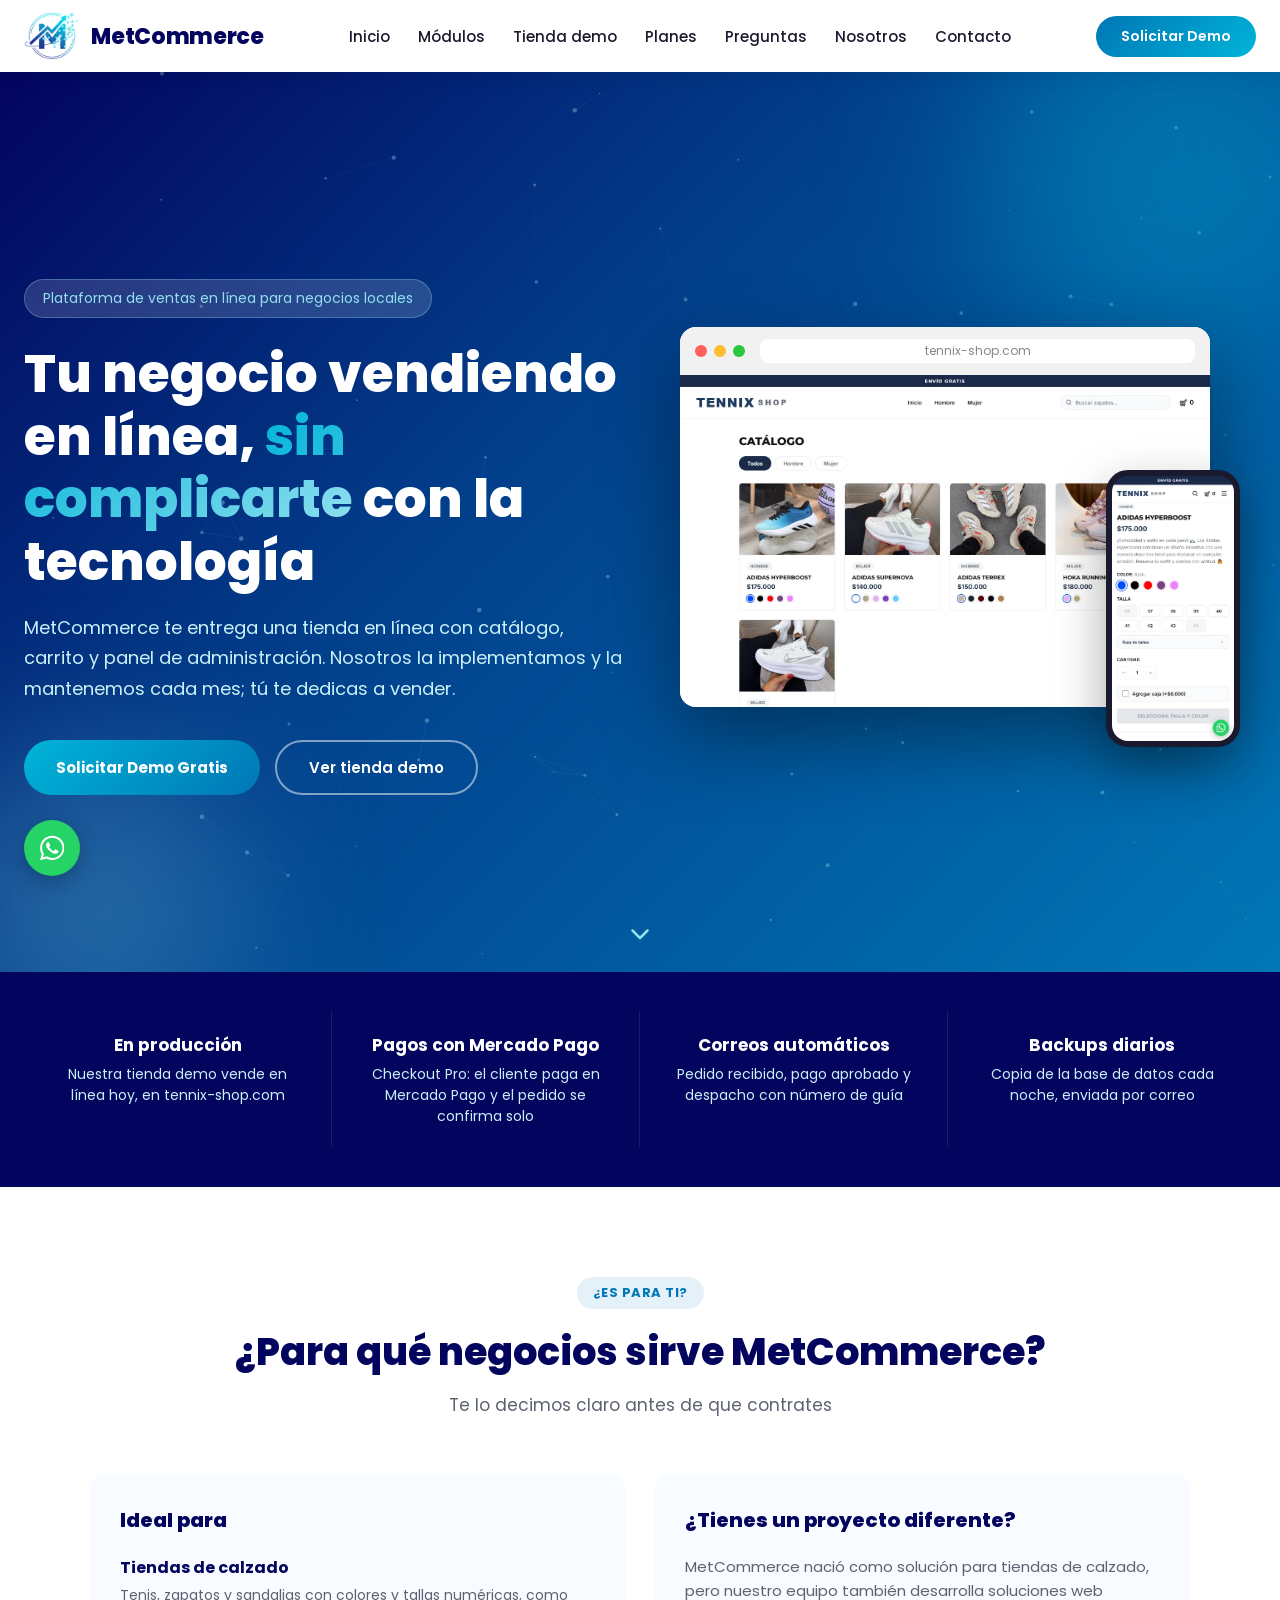
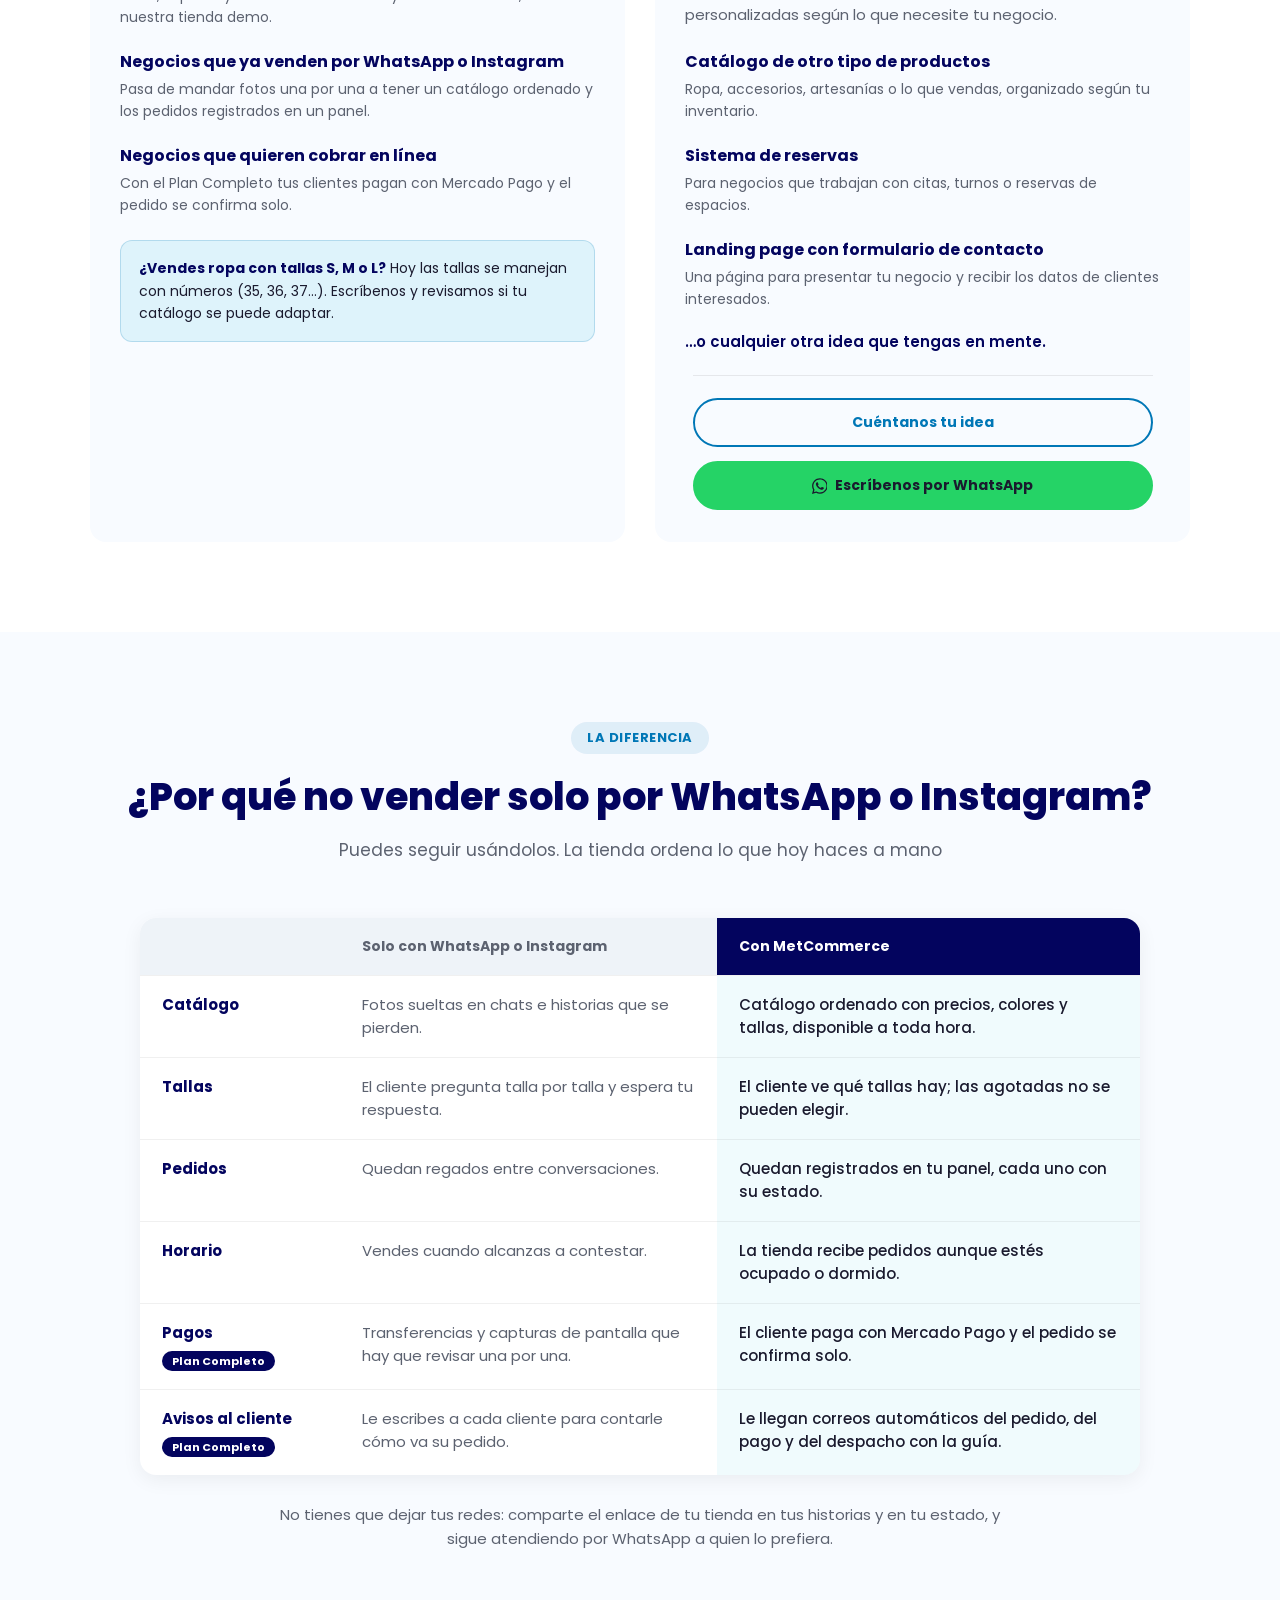
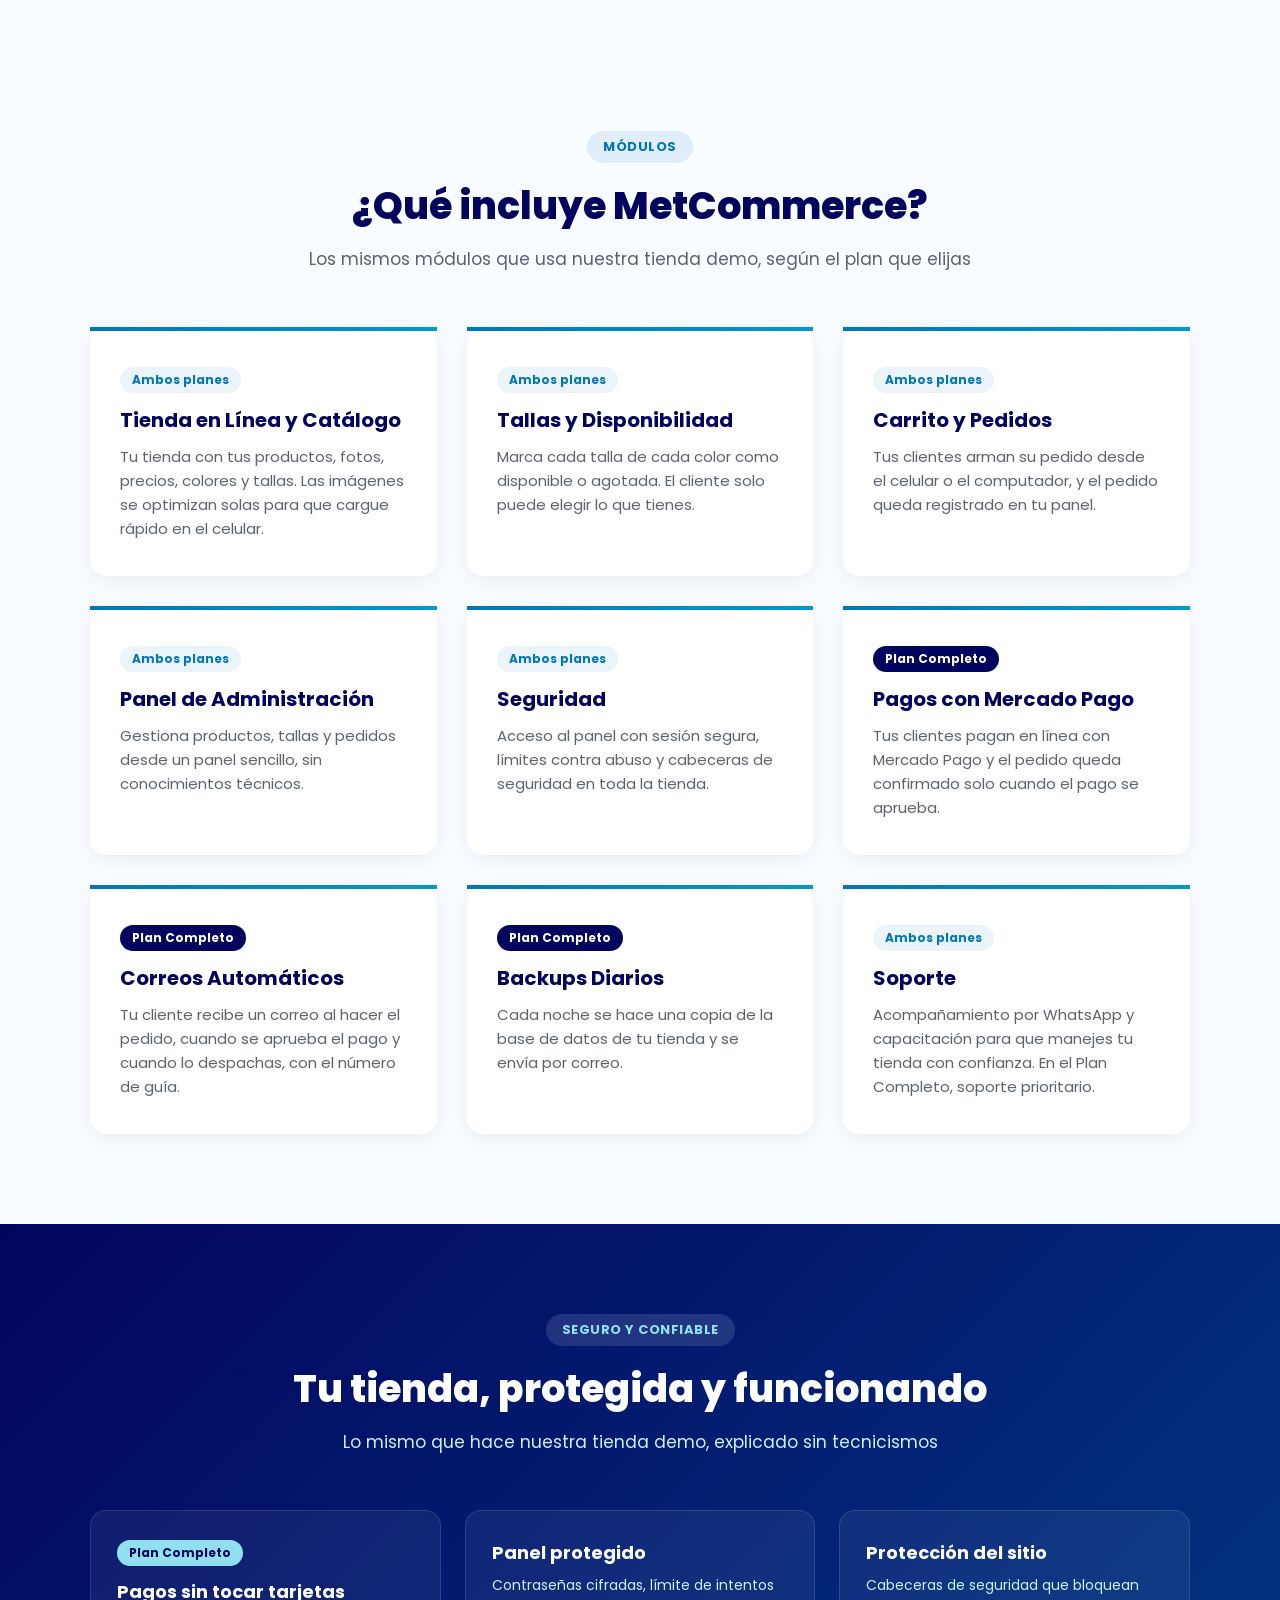
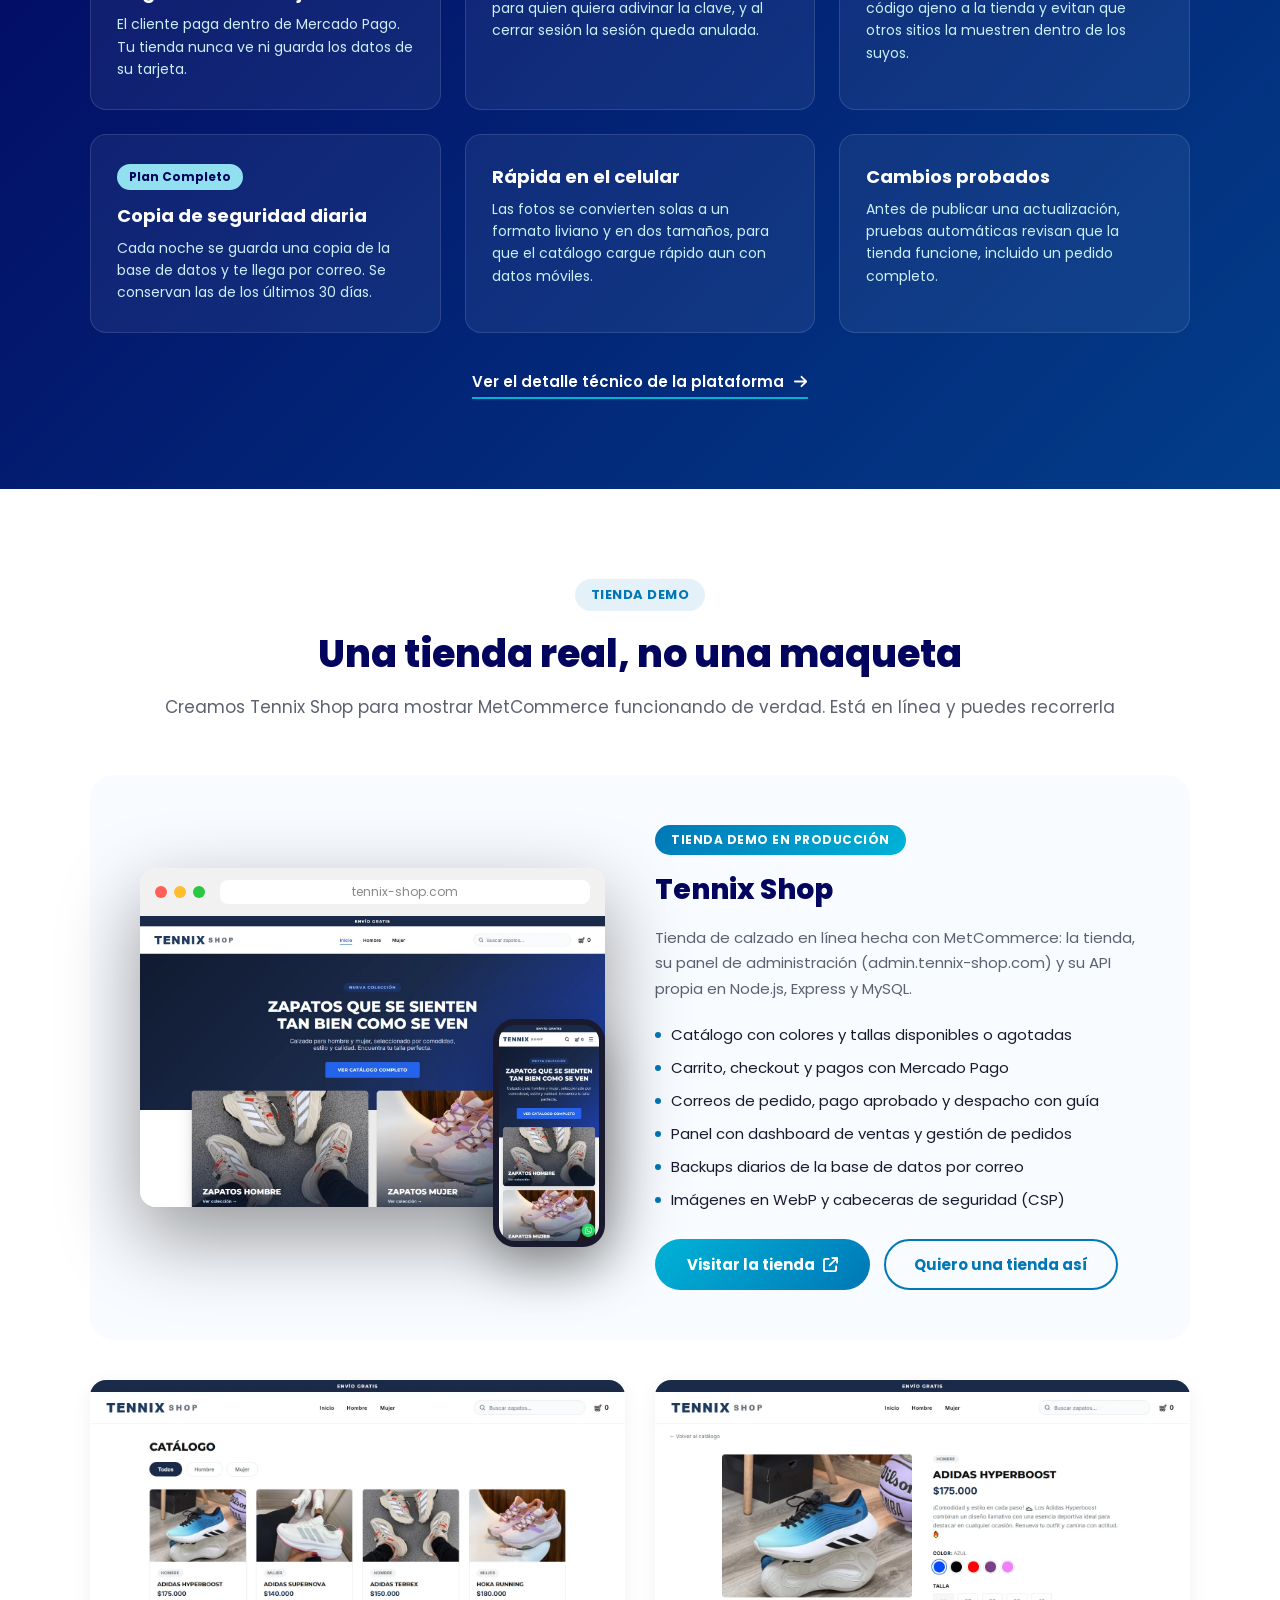
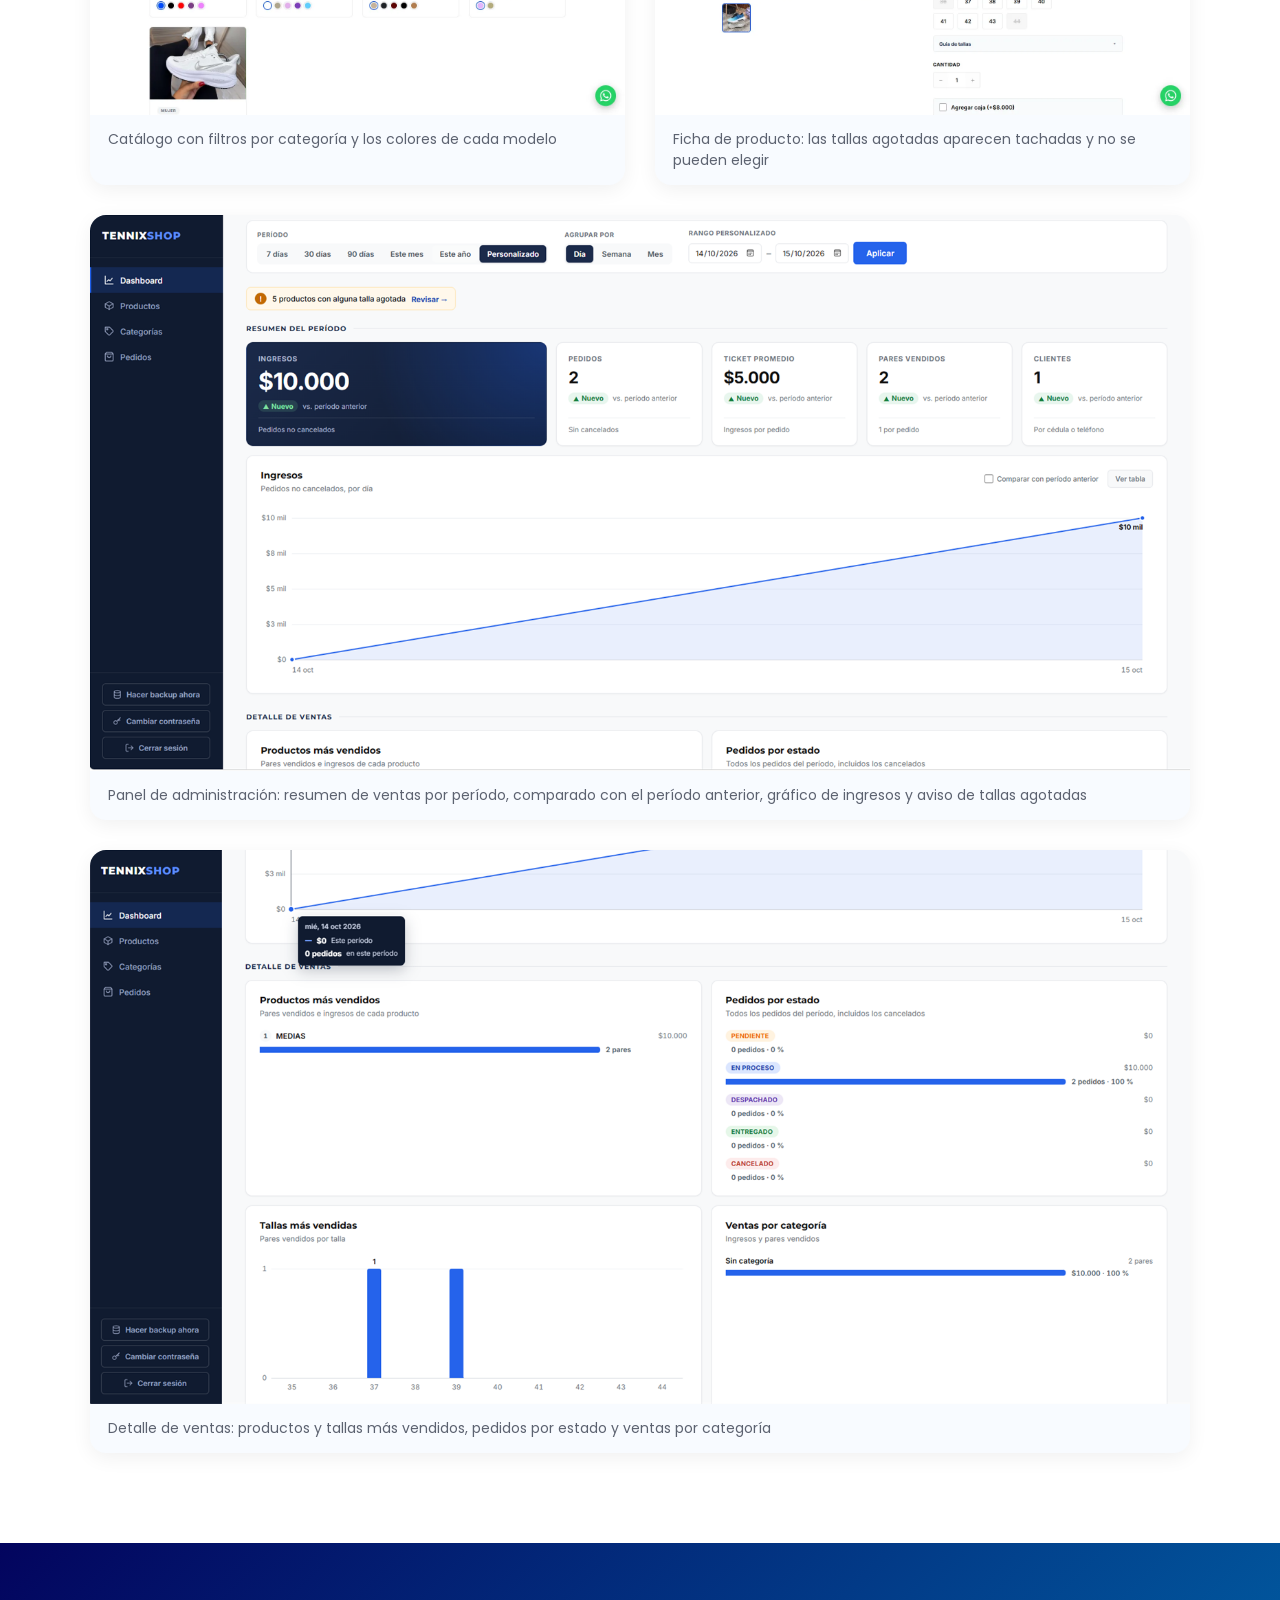
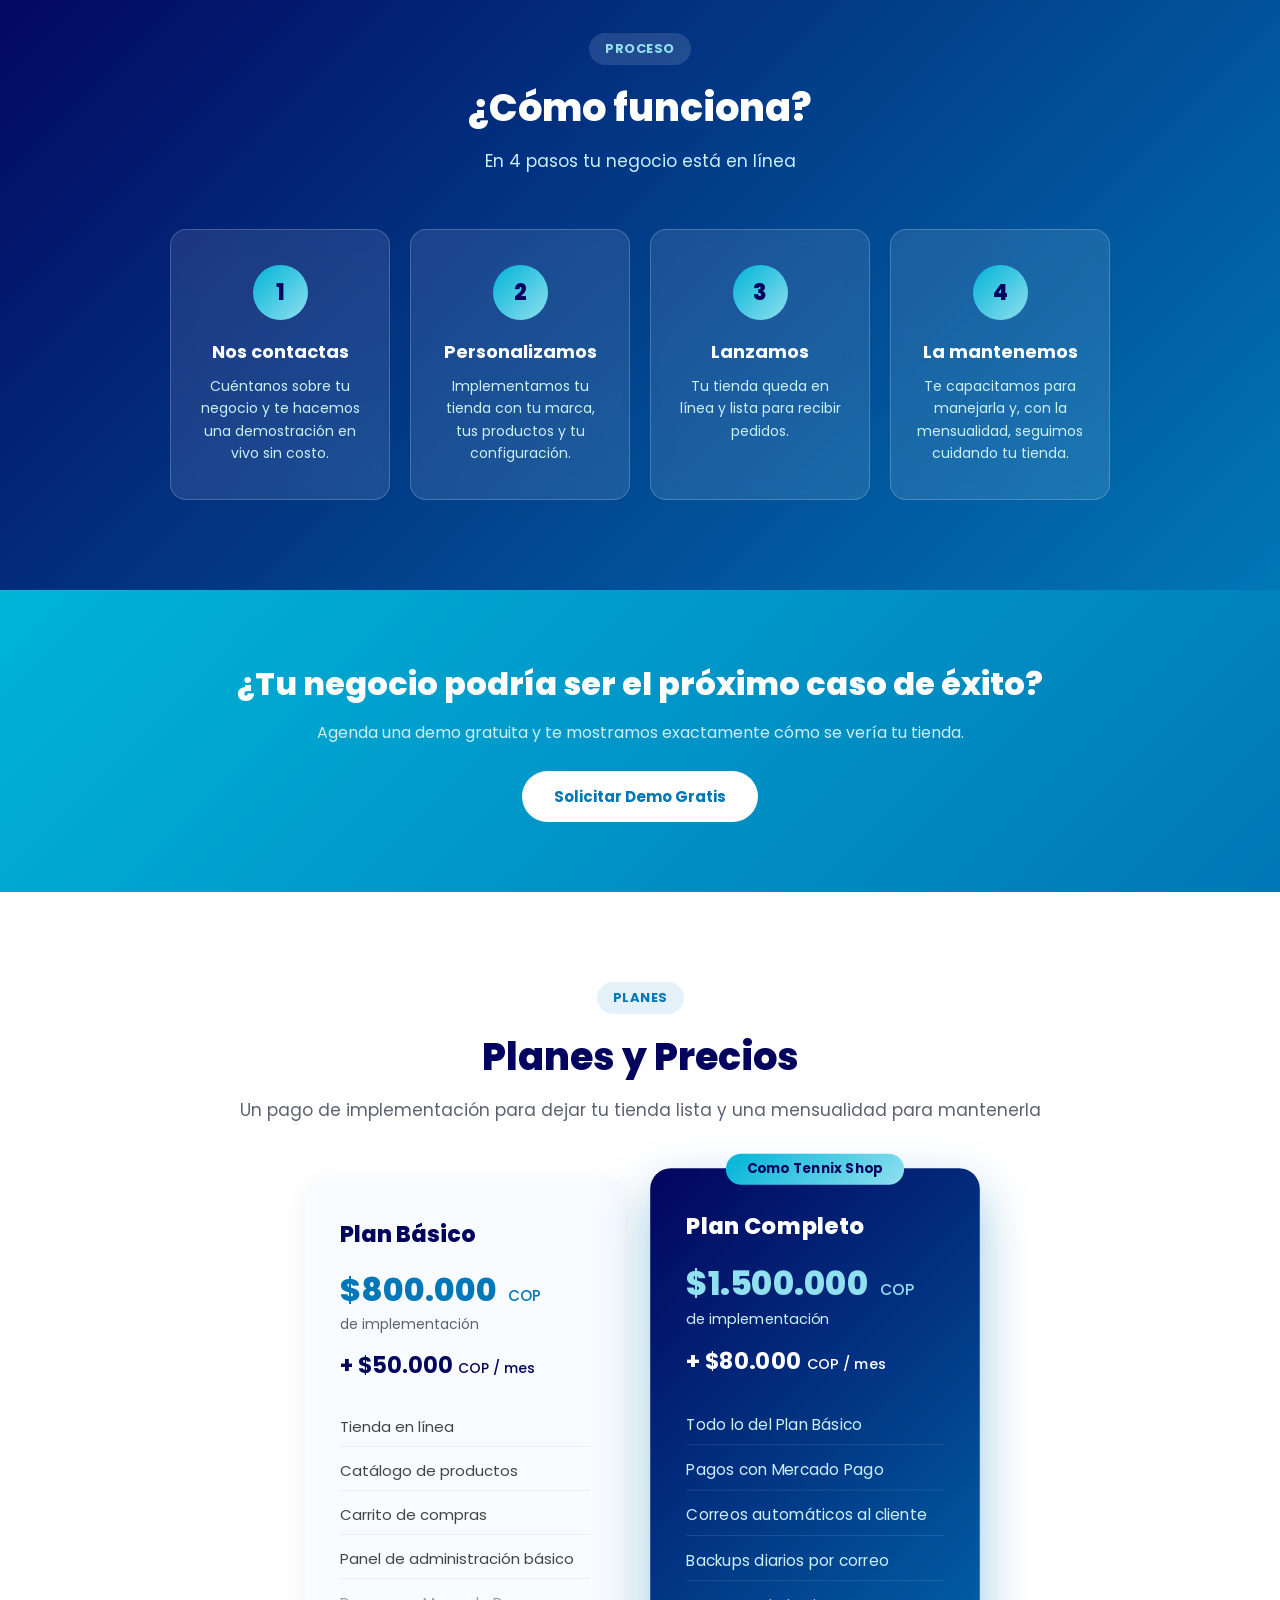
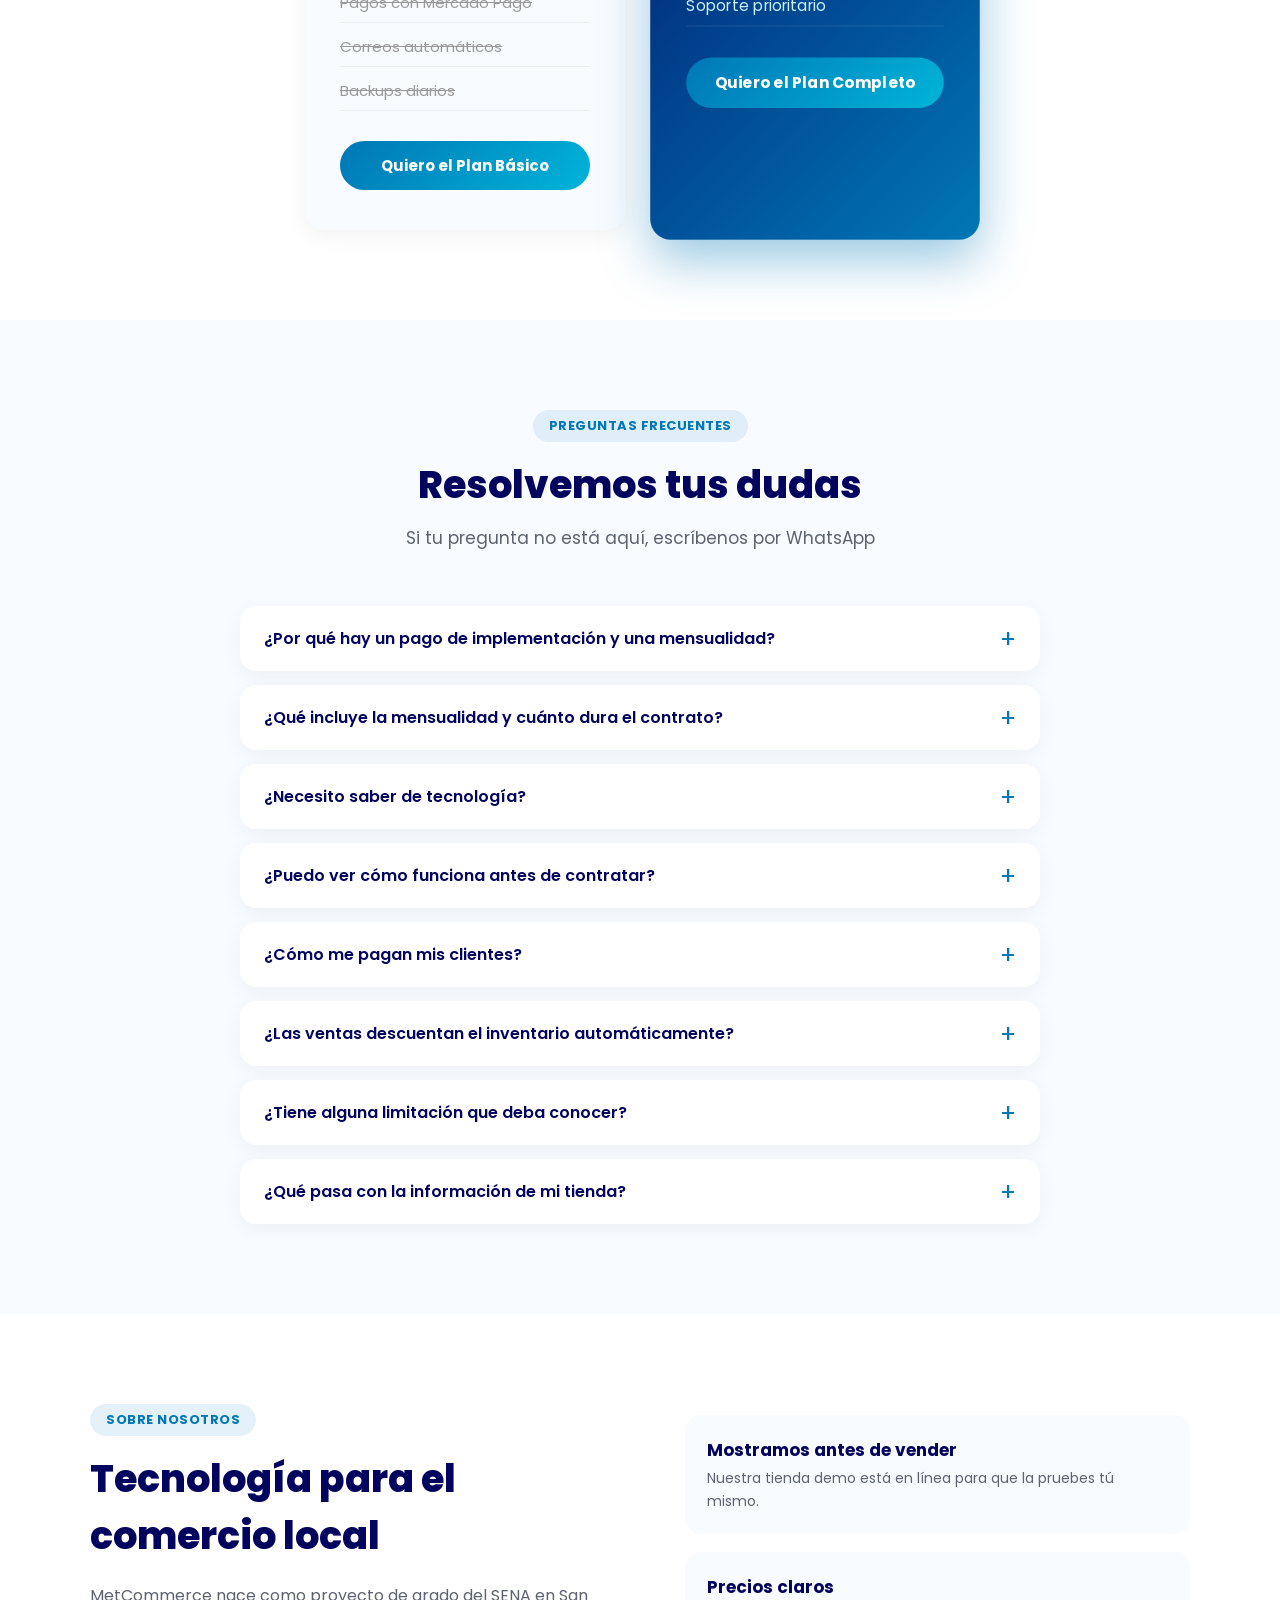
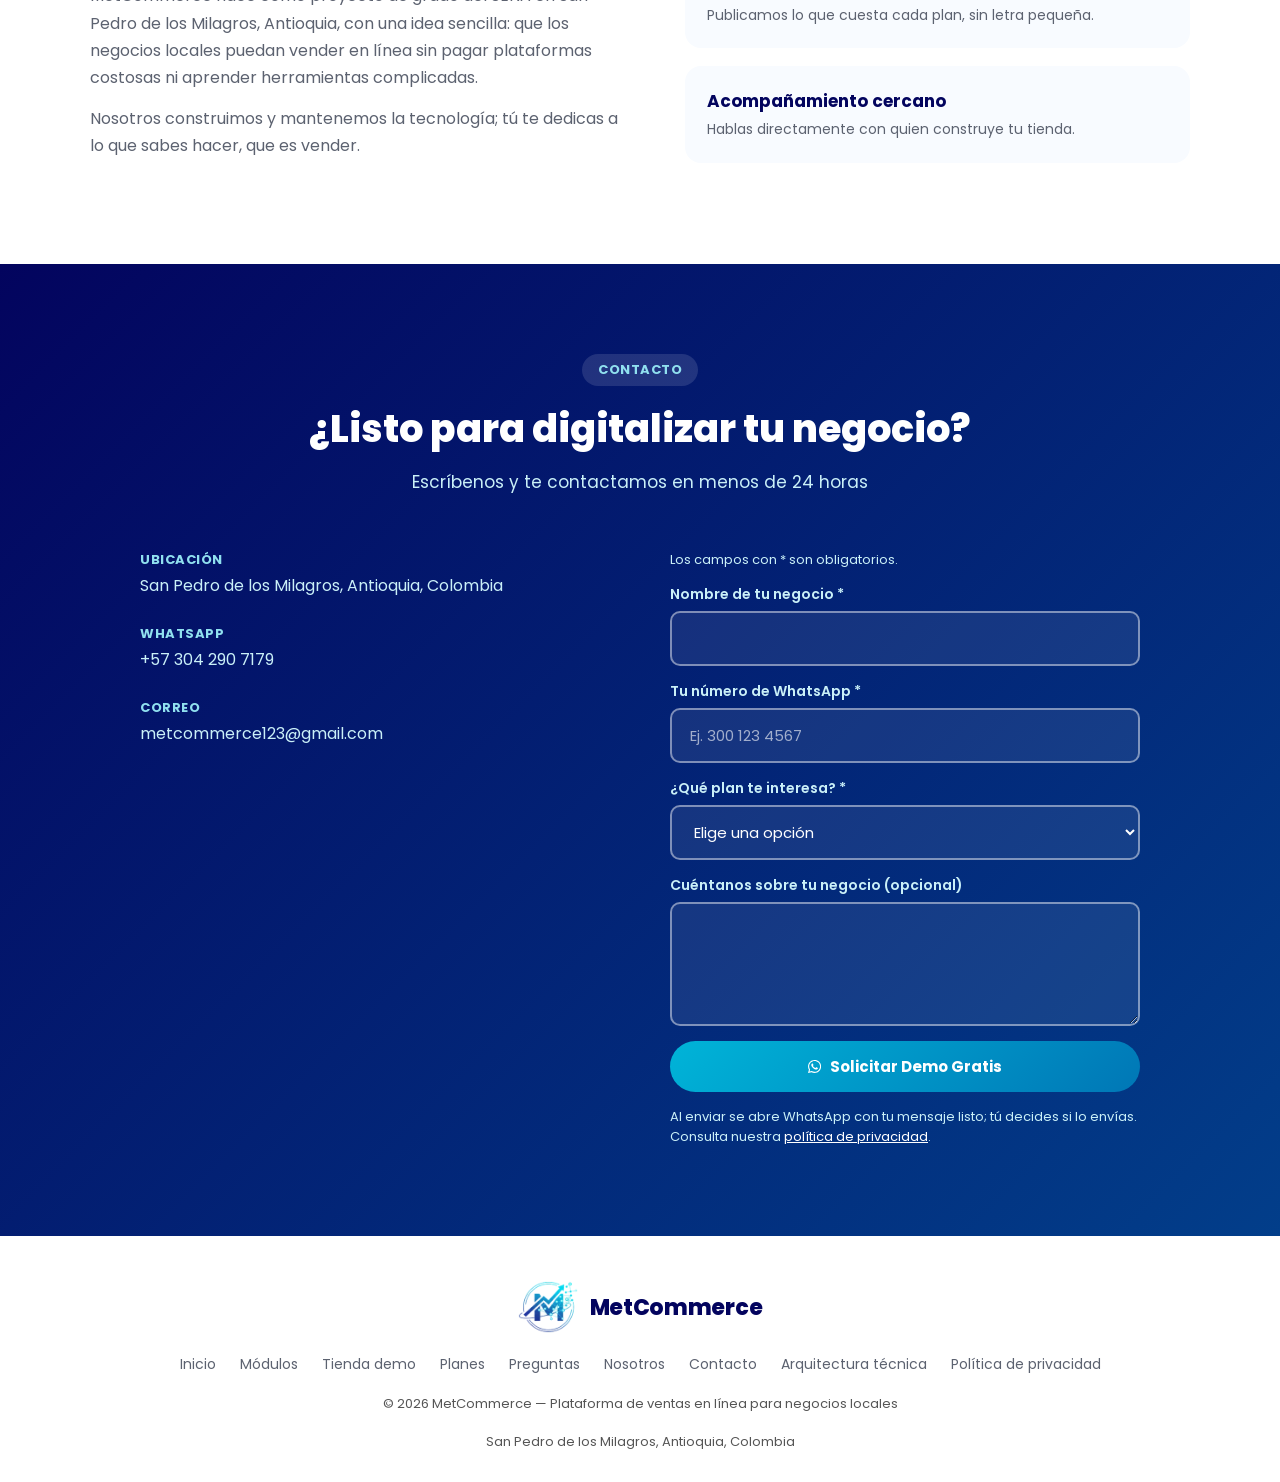
<file: index.html>
<!DOCTYPE html>
<html lang="es">
<head>
    <meta charset="UTF-8">
    <meta name="viewport" content="width=device-width, initial-scale=1.0">
    <meta name="description" content="MetCommerce es la plataforma para que los pequeños negocios locales vendan en línea: tienda, catálogo, carrito y panel de administración, con implementación y mantenimiento mensual.">
    <title>MetCommerce — Tu tienda en línea, lista y mantenida</title>
    <link rel="canonical" href="https://metcommerce.netlify.app/">
    <meta name="theme-color" content="#03045e">

    <link rel="icon" href="/favicon.ico" sizes="16x16 32x32 48x48">
    <link rel="icon" type="image/png" sizes="192x192" href="/img/icono-192.png">
    <link rel="apple-touch-icon" href="/img/apple-touch-icon.png">

    <!-- Vista previa al compartir el enlace (WhatsApp, Facebook, LinkedIn, X) -->
    <meta property="og:type" content="website">
    <meta property="og:site_name" content="MetCommerce">
    <meta property="og:locale" content="es_CO">
    <meta property="og:url" content="https://metcommerce.netlify.app/">
    <meta property="og:title" content="MetCommerce — Tu tienda en línea, lista y mantenida">
    <meta property="og:description" content="Tienda, catálogo, carrito y panel de administración para negocios locales. Nosotros la implementamos y la mantenemos.">
    <meta property="og:image" content="https://metcommerce.netlify.app/img/og-metcommerce.jpg">
    <meta property="og:image:width" content="1200">
    <meta property="og:image:height" content="630">
    <meta property="og:image:alt" content="MetCommerce: tu negocio vendiendo en línea, junto a la tienda demo Tennix Shop">
    <meta name="twitter:card" content="summary_large_image">

    <link rel="preconnect" href="https://fonts.googleapis.com">
    <link rel="preconnect" href="https://fonts.gstatic.com" crossorigin>
    <link rel="stylesheet" href="https://fonts.googleapis.com/css2?family=Poppins:wght@400;500;600;700;800&display=swap">
    <link rel="stylesheet" href="./styles.css">

    <!-- Datos estructurados para buscadores. Son bloques de datos, no scripts: la CSP no los bloquea. -->
    <script type="application/ld+json">
    {
        "@context": "https://schema.org",
        "@type": "Organization",
        "name": "MetCommerce",
        "url": "https://metcommerce.netlify.app",
        "logo": "https://metcommerce.netlify.app/img/logo-icono.webp",
        "description": "Plataforma de comercio electrónico para tiendas colombianas — tienda en línea lista, mantenida y segura.",
        "contactPoint": {
            "@type": "ContactPoint",
            "contactType": "Customer Service",
            "availableLanguage": "Spanish",
            "telephone": "+57 304 290 7179",
            "url": "https://wa.me/573042907179"
        }
    }
    </script>
    <script type="application/ld+json">
    {
        "@context": "https://schema.org",
        "@type": "WebSite",
        "name": "MetCommerce",
        "url": "https://metcommerce.netlify.app"
    }
    </script>
</head>
<body>

    <!-- Iconos: Font Awesome Free 6.5.0 por @fontawesome - https://fontawesome.com
         Licencia de los iconos: CC BY 4.0 (https://fontawesome.com/license/free).
         Solo se incluyen los que usa la página, para no cargar la librería completa. -->
    <svg xmlns="http://www.w3.org/2000/svg" class="sprite-iconos">
        <symbol id="i-arrow-right" viewBox="0 0 448 512"><path d="M438.6 278.6c12.5-12.5 12.5-32.8 0-45.3l-160-160c-12.5-12.5-32.8-12.5-45.3 0s-12.5 32.8 0 45.3L338.8 224 32 224c-17.7 0-32 14.3-32 32s14.3 32 32 32l306.7 0L233.4 393.4c-12.5 12.5-12.5 32.8 0 45.3s32.8 12.5 45.3 0l160-160z"/></symbol>
        <symbol id="i-arrow-up" viewBox="0 0 384 512"><path d="M214.6 41.4c-12.5-12.5-32.8-12.5-45.3 0l-160 160c-12.5 12.5-12.5 32.8 0 45.3s32.8 12.5 45.3 0L160 141.2V448c0 17.7 14.3 32 32 32s32-14.3 32-32V141.2L329.4 246.6c12.5 12.5 32.8 12.5 45.3 0s12.5-32.8 0-45.3l-160-160z"/></symbol>
        <symbol id="i-arrow-up-right-from-square" viewBox="0 0 512 512"><path d="M320 0c-17.7 0-32 14.3-32 32s14.3 32 32 32h82.7L201.4 265.4c-12.5 12.5-12.5 32.8 0 45.3s32.8 12.5 45.3 0L448 109.3V192c0 17.7 14.3 32 32 32s32-14.3 32-32V32c0-17.7-14.3-32-32-32H320zM80 32C35.8 32 0 67.8 0 112V432c0 44.2 35.8 80 80 80H400c44.2 0 80-35.8 80-80V320c0-17.7-14.3-32-32-32s-32 14.3-32 32V432c0 8.8-7.2 16-16 16H80c-8.8 0-16-7.2-16-16V112c0-8.8 7.2-16 16-16H192c17.7 0 32-14.3 32-32s-14.3-32-32-32H80z"/></symbol>
        <symbol id="i-chevron-down" viewBox="0 0 512 512"><path d="M233.4 406.6c12.5 12.5 32.8 12.5 45.3 0l192-192c12.5-12.5 12.5-32.8 0-45.3s-32.8-12.5-45.3 0L256 338.7 86.6 169.4c-12.5-12.5-32.8-12.5-45.3 0s-12.5 32.8 0 45.3l192 192z"/></symbol>
        <symbol id="i-whatsapp" viewBox="0 0 448 512"><path d="M380.9 97.1C339 55.1 283.2 32 223.9 32c-122.4 0-222 99.6-222 222 0 39.1 10.2 77.3 29.6 111L0 480l117.7-30.9c32.4 17.7 68.9 27 106.1 27h.1c122.3 0 224.1-99.6 224.1-222 0-59.3-25.2-115-67.1-157zm-157 341.6c-33.2 0-65.7-8.9-94-25.7l-6.7-4-69.8 18.3L72 359.2l-4.4-7c-18.5-29.4-28.2-63.3-28.2-98.2 0-101.7 82.8-184.5 184.6-184.5 49.3 0 95.6 19.2 130.4 54.1 34.8 34.9 56.2 81.2 56.1 130.5 0 101.8-84.9 184.6-186.6 184.6zm101.2-138.2c-5.5-2.8-32.8-16.2-37.9-18-5.1-1.9-8.8-2.8-12.5 2.8-3.7 5.6-14.3 18-17.6 21.8-3.2 3.7-6.5 4.2-12 1.4-32.6-16.3-54-29.1-75.5-66-5.7-9.8 5.7-9.1 16.3-30.3 1.8-3.7.9-6.9-.5-9.7-1.4-2.8-12.5-30.1-17.1-41.2-4.5-10.8-9.1-9.3-12.5-9.5-3.2-.2-6.9-.2-10.6-.2-3.7 0-9.7 1.4-14.8 6.9-5.1 5.6-19.4 19-19.4 46.3 0 27.3 19.9 53.7 22.6 57.4 2.8 3.7 39.1 59.7 94.8 83.8 35.2 15.2 49 16.5 66.6 13.9 10.7-1.6 32.8-13.4 37.4-26.4 4.6-13 4.6-24.1 3.2-26.4-1.3-2.5-5-3.9-10.5-6.6z"/></symbol>
    </svg>

    <!-- NAVBAR -->
    <nav class="navbar" id="navbar">
        <div class="nav-logo">
            <img src="./img/logo-icono.webp" alt="" width="138" height="120" decoding="async">
            <span class="nav-logo-texto">MetCommerce</span>
        </div>

        <button class="nav-toggle" id="navToggle" aria-label="Abrir menú" aria-expanded="false">
            <span></span><span></span><span></span>
        </button>

        <ul class="nav-links" id="navLinks">
            <li><a href="#inicio" class="nav-link">Inicio</a></li>
            <li><a href="#modulos" class="nav-link">Módulos</a></li>
            <li><a href="#casos-exito" class="nav-link">Tienda demo</a></li>
            <li><a href="#precios" class="nav-link">Planes</a></li>
            <li><a href="#preguntas" class="nav-link">Preguntas</a></li>
            <li><a href="#nosotros" class="nav-link">Nosotros</a></li>
            <li><a href="#contacto" class="nav-link">Contacto</a></li>
        </ul>
        <a href="#contacto" class="btn-nav">Solicitar Demo</a>
    </nav>
    <div class="nav-overlay" id="navOverlay"></div>

    <!-- HERO -->
    <section class="hero" id="inicio">
        <canvas id="particles" class="hero-particles" aria-hidden="true"></canvas>
        <div class="hero-glow hero-glow-1" aria-hidden="true"></div>
        <div class="hero-glow hero-glow-2" aria-hidden="true"></div>

        <div class="hero-contenido reveal">
            <span class="hero-badge">Plataforma de ventas en línea para negocios locales</span>
            <h1>Tu negocio vendiendo en línea, <span class="highlight">sin complicarte</span> con la tecnología</h1>
            <p>MetCommerce te entrega una tienda en línea con catálogo, carrito y panel de administración. Nosotros la implementamos y la mantenemos cada mes; tú te dedicas a vender.</p>
            <div class="hero-botones">
                <a href="#contacto" class="btn-principal">
                    Solicitar Demo Gratis
                </a>
                <a href="#casos-exito" class="btn-secundario">
                    Ver tienda demo
                </a>
            </div>
        </div>

        <!-- La tienda demo real: catálogo en el computador y ficha de producto en el celular -->
        <div class="hero-imagen reveal">
            <div class="hero-visual mockup-float">
                <div class="mockup mockup-hero">
                    <div class="mockup-header">
                        <span></span><span></span><span></span>
                        <div class="mockup-url">tennix-shop.com</div>
                    </div>
                    <div class="mockup-body mockup-body-captura">
                        <img src="./img/tennix-catalogo.webp" alt="Catálogo de la tienda demo Tennix Shop, con precios y colores de cada modelo" width="1440" height="900" fetchpriority="high" decoding="async">
                    </div>
                </div>
                <div class="mockup-telefono">
                    <img src="./img/tennix-producto-movil.webp" alt="Ficha de producto de Tennix Shop en el celular, con colores y tallas" width="585" height="1266" decoding="async">
                </div>
            </div>
        </div>

        <a href="#destacados" class="scroll-cue" aria-label="Bajar a la siguiente sección">
            <svg class="icono" viewBox="0 0 512 512" aria-hidden="true" focusable="false"><use href="#i-chevron-down"></use></svg>
        </a>
    </section>

    <!-- DESTACADOS: solo funciones verificables en la tienda demo -->
    <section class="destacados" id="destacados">
        <div class="destacado-item reveal">
            <h3>En producción</h3>
            <p>Nuestra tienda demo vende en línea hoy, en tennix-shop.com</p>
        </div>
        <div class="destacado-item reveal">
            <h3>Pagos con Mercado Pago</h3>
            <p>Checkout Pro: el cliente paga en Mercado Pago y el pedido se confirma solo</p>
        </div>
        <div class="destacado-item reveal">
            <h3>Correos automáticos</h3>
            <p>Pedido recibido, pago aprobado y despacho con número de guía</p>
        </div>
        <div class="destacado-item reveal">
            <h3>Backups diarios</h3>
            <p>Copia de la base de datos cada noche, enviada por correo</p>
        </div>
    </section>

    <!-- PARA QUE NEGOCIOS: solo lo que la plataforma hace hoy (las tallas son numéricas) -->
    <section class="negocios" id="negocios">
        <div class="seccion-titulo reveal">
            <span class="seccion-tag">¿Es para ti?</span>
            <h2>¿Para qué negocios sirve MetCommerce?</h2>
            <p>Te lo decimos claro antes de que contrates</p>
        </div>
        <div class="negocios-grid">
            <div class="negocios-columna reveal">
                <h3>Ideal para</h3>
                <ul class="negocios-lista">
                    <li>
                        <div>
                            <strong>Tiendas de calzado</strong>
                            <p>Tenis, zapatos y sandalias con colores y tallas numéricas, como nuestra tienda demo.</p>
                        </div>
                    </li>
                    <li>
                        <div>
                            <strong>Negocios que ya venden por WhatsApp o Instagram</strong>
                            <p>Pasa de mandar fotos una por una a tener un catálogo ordenado y los pedidos registrados en un panel.</p>
                        </div>
                    </li>
                    <li>
                        <div>
                            <strong>Negocios que quieren cobrar en línea</strong>
                            <p>Con el Plan Completo tus clientes pagan con Mercado Pago y el pedido se confirma solo.</p>
                        </div>
                    </li>
                </ul>
                <div class="negocios-consulta">
                    <p><strong>¿Vendes ropa con tallas S, M o L?</strong> Hoy las tallas se manejan con números (35, 36, 37…). Escríbenos y revisamos si tu catálogo se puede adaptar.</p>
                </div>
            </div>
            <div class="negocios-columna reveal">
                <h3>¿Tienes un proyecto diferente?</h3>
                <p class="proyecto-intro">MetCommerce nació como solución para tiendas de calzado, pero nuestro equipo también desarrolla soluciones web personalizadas según lo que necesite tu negocio.</p>
                <ul class="negocios-lista">
                    <li>
                        <div>
                            <strong>Catálogo de otro tipo de productos</strong>
                            <p>Ropa, accesorios, artesanías o lo que vendas, organizado según tu inventario.</p>
                        </div>
                    </li>
                    <li>
                        <div>
                            <strong>Sistema de reservas</strong>
                            <p>Para negocios que trabajan con citas, turnos o reservas de espacios.</p>
                        </div>
                    </li>
                    <li>
                        <div>
                            <strong>Landing page con formulario de contacto</strong>
                            <p>Una página para presentar tu negocio y recibir los datos de clientes interesados.</p>
                        </div>
                    </li>
                </ul>
                <p class="proyecto-idea">…o cualquier otra idea que tengas en mente.</p>
                <div class="proyecto-botones">
                    <a href="#contacto" class="btn-borde" data-plan="Aún no sé">Cuéntanos tu idea</a>
                    <a href="https://wa.me/573042907179?text=Hola%2C%20tengo%20un%20proyecto%20diferente%20y%20quiero%20saber%20si%20pueden%20desarrollarlo." target="_blank" rel="noopener" class="btn-proyecto-whatsapp"><svg class="icono" viewBox="0 0 448 512" aria-hidden="true" focusable="false"><use href="#i-whatsapp"></use></svg> Escríbenos por WhatsApp</a>
                </div>
            </div>
        </div>
    </section>

    <!-- COMPARACION: vender solo por redes vs. con MetCommerce -->
    <section class="comparacion" id="comparacion">
        <div class="seccion-titulo reveal">
            <span class="seccion-tag">La diferencia</span>
            <h2>¿Por qué no vender solo por WhatsApp o Instagram?</h2>
            <p>Puedes seguir usándolos. La tienda ordena lo que hoy haces a mano</p>
        </div>
        <div class="comparacion-tabla-contenedor reveal">
            <table class="comparacion-tabla">
                <caption class="solo-lectores">Comparación entre vender solo por WhatsApp o Instagram y vender con MetCommerce</caption>
                <thead>
                    <tr>
                        <th scope="col"><span class="solo-lectores">Aspecto</span></th>
                        <th scope="col">Solo con WhatsApp o Instagram</th>
                        <th scope="col">Con MetCommerce</th>
                    </tr>
                </thead>
                <tbody>
                    <tr>
                        <th scope="row">Catálogo</th>
                        <td data-titulo="Solo con WhatsApp o Instagram">Fotos sueltas en chats e historias que se pierden.</td>
                        <td data-titulo="Con MetCommerce">Catálogo ordenado con precios, colores y tallas, disponible a toda hora.</td>
                    </tr>
                    <tr>
                        <th scope="row">Tallas</th>
                        <td data-titulo="Solo con WhatsApp o Instagram">El cliente pregunta talla por talla y espera tu respuesta.</td>
                        <td data-titulo="Con MetCommerce">El cliente ve qué tallas hay; las agotadas no se pueden elegir.</td>
                    </tr>
                    <tr>
                        <th scope="row">Pedidos</th>
                        <td data-titulo="Solo con WhatsApp o Instagram">Quedan regados entre conversaciones.</td>
                        <td data-titulo="Con MetCommerce">Quedan registrados en tu panel, cada uno con su estado.</td>
                    </tr>
                    <tr>
                        <th scope="row">Horario</th>
                        <td data-titulo="Solo con WhatsApp o Instagram">Vendes cuando alcanzas a contestar.</td>
                        <td data-titulo="Con MetCommerce">La tienda recibe pedidos aunque estés ocupado o dormido.</td>
                    </tr>
                    <tr>
                        <th scope="row">Pagos <span class="comparacion-plan">Plan Completo</span></th>
                        <td data-titulo="Solo con WhatsApp o Instagram">Transferencias y capturas de pantalla que hay que revisar una por una.</td>
                        <td data-titulo="Con MetCommerce">El cliente paga con Mercado Pago y el pedido se confirma solo.</td>
                    </tr>
                    <tr>
                        <th scope="row">Avisos al cliente <span class="comparacion-plan">Plan Completo</span></th>
                        <td data-titulo="Solo con WhatsApp o Instagram">Le escribes a cada cliente para contarle cómo va su pedido.</td>
                        <td data-titulo="Con MetCommerce">Le llegan correos automáticos del pedido, del pago y del despacho con la guía.</td>
                    </tr>
                </tbody>
            </table>
        </div>
        <p class="comparacion-nota reveal">No tienes que dejar tus redes: comparte el enlace de tu tienda en tus historias y en tu estado, y sigue atendiendo por WhatsApp a quien lo prefiera.</p>
    </section>

    <!-- MODULOS -->
    <section class="servicios" id="modulos">
        <div class="seccion-titulo reveal">
            <span class="seccion-tag">Módulos</span>
            <h2>¿Qué incluye MetCommerce?</h2>
            <p>Los mismos módulos que usa nuestra tienda demo, según el plan que elijas</p>
        </div>
        <div class="servicios-grid">
            <div class="servicio-card reveal">
                <span class="modulo-plan">Ambos planes</span>
                <h3>Tienda en Línea y Catálogo</h3>
                <p>Tu tienda con tus productos, fotos, precios, colores y tallas. Las imágenes se optimizan solas para que cargue rápido en el celular.</p>
            </div>
            <div class="servicio-card reveal">
                <span class="modulo-plan">Ambos planes</span>
                <h3>Tallas y Disponibilidad</h3>
                <p>Marca cada talla de cada color como disponible o agotada. El cliente solo puede elegir lo que tienes.</p>
            </div>
            <div class="servicio-card reveal">
                <span class="modulo-plan">Ambos planes</span>
                <h3>Carrito y Pedidos</h3>
                <p>Tus clientes arman su pedido desde el celular o el computador, y el pedido queda registrado en tu panel.</p>
            </div>
            <div class="servicio-card reveal">
                <span class="modulo-plan">Ambos planes</span>
                <h3>Panel de Administración</h3>
                <p>Gestiona productos, tallas y pedidos desde un panel sencillo, sin conocimientos técnicos.</p>
            </div>
            <div class="servicio-card reveal">
                <span class="modulo-plan">Ambos planes</span>
                <h3>Seguridad</h3>
                <p>Acceso al panel con sesión segura, límites contra abuso y cabeceras de seguridad en toda la tienda.</p>
            </div>
            <div class="servicio-card reveal">
                <span class="modulo-plan completo">Plan Completo</span>
                <h3>Pagos con Mercado Pago</h3>
                <p>Tus clientes pagan en línea con Mercado Pago y el pedido queda confirmado solo cuando el pago se aprueba.</p>
            </div>
            <div class="servicio-card reveal">
                <span class="modulo-plan completo">Plan Completo</span>
                <h3>Correos Automáticos</h3>
                <p>Tu cliente recibe un correo al hacer el pedido, cuando se aprueba el pago y cuando lo despachas, con el número de guía.</p>
            </div>
            <div class="servicio-card reveal">
                <span class="modulo-plan completo">Plan Completo</span>
                <h3>Backups Diarios</h3>
                <p>Cada noche se hace una copia de la base de datos de tu tienda y se envía por correo.</p>
            </div>
            <div class="servicio-card reveal">
                <span class="modulo-plan">Ambos planes</span>
                <h3>Soporte</h3>
                <p>Acompañamiento por WhatsApp y capacitación para que manejes tu tienda con confianza. En el Plan Completo, soporte prioritario.</p>
            </div>
        </div>
    </section>

    <!-- SEGURO Y CONFIABLE: beneficios en palabras simples; el detalle técnico está en arquitectura.html -->
    <section class="tecnologias" id="seguridad">
        <div class="seccion-titulo claro reveal">
            <span class="seccion-tag claro">Seguro y confiable</span>
            <h2>Tu tienda, protegida y funcionando</h2>
            <p>Lo mismo que hace nuestra tienda demo, explicado sin tecnicismos</p>
        </div>
        <div class="confianza-grid">
            <div class="confianza-card reveal">
                <span class="modulo-plan completo">Plan Completo</span>
                <h3>Pagos sin tocar tarjetas</h3>
                <p>El cliente paga dentro de Mercado Pago. Tu tienda nunca ve ni guarda los datos de su tarjeta.</p>
            </div>
            <div class="confianza-card reveal">
                <h3>Panel protegido</h3>
                <p>Contraseñas cifradas, límite de intentos para quien quiera adivinar la clave, y al cerrar sesión la sesión queda anulada.</p>
            </div>
            <div class="confianza-card reveal">
                <h3>Protección del sitio</h3>
                <p>Cabeceras de seguridad que bloquean código ajeno a la tienda y evitan que otros sitios la muestren dentro de los suyos.</p>
            </div>
            <div class="confianza-card reveal">
                <span class="modulo-plan completo">Plan Completo</span>
                <h3>Copia de seguridad diaria</h3>
                <p>Cada noche se guarda una copia de la base de datos y te llega por correo. Se conservan las de los últimos 30 días.</p>
            </div>
            <div class="confianza-card reveal">
                <h3>Rápida en el celular</h3>
                <p>Las fotos se convierten solas a un formato liviano y en dos tamaños, para que el catálogo cargue rápido aun con datos móviles.</p>
            </div>
            <div class="confianza-card reveal">
                <h3>Cambios probados</h3>
                <p>Antes de publicar una actualización, pruebas automáticas revisan que la tienda funcione, incluido un pedido completo.</p>
            </div>
        </div>
        <p class="confianza-enlace reveal">
            <a href="./arquitectura.html">Ver el detalle técnico de la plataforma <svg class="icono" viewBox="0 0 448 512" aria-hidden="true" focusable="false"><use href="#i-arrow-right"></use></svg></a>
        </p>
    </section>

    <!-- CASOS DE EXITO -->
    <section class="casos-exito" id="casos-exito">
        <div class="seccion-titulo reveal">
            <span class="seccion-tag">Tienda demo</span>
            <h2>Una tienda real, no una maqueta</h2>
            <p>Creamos Tennix Shop para mostrar MetCommerce funcionando de verdad. Está en línea y puedes recorrerla</p>
        </div>

        <div class="caso-card reveal">
            <div class="caso-visual">
                <div class="mockup mockup-caso">
                    <div class="mockup-header">
                        <span></span><span></span><span></span>
                        <div class="mockup-url">tennix-shop.com</div>
                    </div>
                    <div class="mockup-body mockup-body-captura">
                        <img src="./img/tennix-inicio.webp" alt="Página de inicio de Tennix Shop con las colecciones de zapatos para hombre y mujer" width="1440" height="900" loading="lazy" decoding="async">
                    </div>
                </div>
                <div class="mockup-telefono">
                    <img src="./img/tennix-inicio-movil.webp" alt="Tennix Shop vista desde un celular" width="585" height="1266" loading="lazy" decoding="async">
                </div>
            </div>
            <div class="caso-info">
                <span class="caso-badge">Tienda demo en producción</span>
                <h3>Tennix Shop</h3>
                <p>Tienda de calzado en línea hecha con MetCommerce: la tienda, su panel de administración (admin.tennix-shop.com) y su API propia en Node.js, Express y MySQL.</p>
                <ul class="caso-lista">
                    <li>Catálogo con colores y tallas disponibles o agotadas</li>
                    <li>Carrito, checkout y pagos con Mercado Pago</li>
                    <li>Correos de pedido, pago aprobado y despacho con guía</li>
                    <li>Panel con dashboard de ventas y gestión de pedidos</li>
                    <li>Backups diarios de la base de datos por correo</li>
                    <li>Imágenes en WebP y cabeceras de seguridad (CSP)</li>
                </ul>
                <div class="caso-botones">
                    <a href="https://tennix-shop.com" class="btn-principal" target="_blank" rel="noopener">
                        Visitar la tienda <svg class="icono" viewBox="0 0 512 512" aria-hidden="true" focusable="false"><use href="#i-arrow-up-right-from-square"></use></svg>
                    </a>
                    <a href="#contacto" class="btn-borde" data-plan="Completo">Quiero una tienda así</a>
                </div>
            </div>
        </div>

        <div class="caso-galeria">
            <figure class="reveal">
                <a href="./img/tennix-catalogo.webp" class="caso-galeria-enlace" target="_blank" rel="noopener" aria-label="Ver la captura del catálogo en tamaño completo"><img src="./img/tennix-catalogo.webp" alt="Catálogo de Tennix Shop con filtros por categoría y los colores de cada producto" width="1440" height="900" loading="lazy" decoding="async"></a>
                <figcaption>Catálogo con filtros por categoría y los colores de cada modelo</figcaption>
            </figure>
            <figure class="reveal">
                <a href="./img/tennix-producto.webp" class="caso-galeria-enlace" target="_blank" rel="noopener" aria-label="Ver la captura de la ficha de producto en tamaño completo"><img src="./img/tennix-producto.webp" alt="Ficha de producto de Tennix Shop con selector de color y tallas, algunas marcadas como agotadas" width="1440" height="900" loading="lazy" decoding="async"></a>
                <figcaption>Ficha de producto: las tallas agotadas aparecen tachadas y no se pueden elegir</figcaption>
            </figure>
            <figure class="caso-galeria-ancha reveal">
                <a href="./img/dashboard-1.png" class="caso-galeria-enlace" target="_blank" rel="noopener" aria-label="Ver la captura del resumen del panel en tamaño completo"><img src="./img/dashboard-1.png" alt="Dashboard del panel de administración de Tennix Shop con filtros por período, aviso de tallas agotadas, indicadores de ingresos, pedidos, ticket promedio, pares vendidos y clientes, y gráfico de ingresos por día" width="1600" height="809" loading="lazy" decoding="async"></a>
                <figcaption>Panel de administración: resumen de ventas por período, comparado con el período anterior, gráfico de ingresos y aviso de tallas agotadas</figcaption>
            </figure>
            <figure class="caso-galeria-ancha reveal">
                <a href="./img/dashboard-2.png" class="caso-galeria-enlace" target="_blank" rel="noopener" aria-label="Ver la captura del detalle de ventas en tamaño completo"><img src="./img/dashboard-2.png" alt="Detalle de ventas del panel de Tennix Shop: productos más vendidos, pedidos por estado, tallas más vendidas y ventas por categoría" width="1600" height="806" loading="lazy" decoding="async"></a>
                <figcaption>Detalle de ventas: productos y tallas más vendidos, pedidos por estado y ventas por categoría</figcaption>
            </figure>
        </div>
    </section>

    <!-- COMO FUNCIONA -->
    <section class="como-funciona" id="como-funciona">
        <div class="seccion-titulo claro reveal">
            <span class="seccion-tag claro">Proceso</span>
            <h2>¿Cómo funciona?</h2>
            <p>En 4 pasos tu negocio está en línea</p>
        </div>
        <div class="pasos">
            <div class="paso reveal">
                <div class="paso-numero">1</div>
                <h3>Nos contactas</h3>
                <p>Cuéntanos sobre tu negocio y te hacemos una demostración en vivo sin costo.</p>
            </div>
            <div class="paso reveal">
                <div class="paso-numero">2</div>
                <h3>Personalizamos</h3>
                <p>Implementamos tu tienda con tu marca, tus productos y tu configuración.</p>
            </div>
            <div class="paso reveal">
                <div class="paso-numero">3</div>
                <h3>Lanzamos</h3>
                <p>Tu tienda queda en línea y lista para recibir pedidos.</p>
            </div>
            <div class="paso reveal">
                <div class="paso-numero">4</div>
                <h3>La mantenemos</h3>
                <p>Te capacitamos para manejarla y, con la mensualidad, seguimos cuidando tu tienda.</p>
            </div>
        </div>
    </section>

    <!-- CTA INTERMEDIO -->
    <section class="cta-banner reveal">
        <h2>¿Tu negocio podría ser el próximo caso de éxito?</h2>
        <p>Agenda una demo gratuita y te mostramos exactamente cómo se vería tu tienda.</p>
        <a href="#contacto" class="btn-principal">Solicitar Demo Gratis</a>
    </section>

    <!-- PLANES -->
    <section class="precios" id="precios">
        <div class="seccion-titulo reveal">
            <span class="seccion-tag">Planes</span>
            <h2>Planes y Precios</h2>
            <p>Un pago de implementación para dejar tu tienda lista y una mensualidad para mantenerla</p>
        </div>
        <div class="precios-grid">
            <div class="precio-card reveal">
                <h3>Plan Básico</h3>
                <div class="precio-valor">$800.000 <span>COP</span></div>
                <p class="precio-nota">de implementación</p>
                <div class="precio-mensual">+ $50.000 <span>COP / mes</span></div>
                <ul>
                    <li>Tienda en línea</li>
                    <li>Catálogo de productos</li>
                    <li>Carrito de compras</li>
                    <li>Panel de administración básico</li>
                    <li class="no"><span class="solo-lectores">No incluye: </span>Pagos con Mercado Pago</li>
                    <li class="no"><span class="solo-lectores">No incluye: </span>Correos automáticos</li>
                    <li class="no"><span class="solo-lectores">No incluye: </span>Backups diarios</li>
                </ul>
                <a href="#contacto" class="btn-precio" data-plan="Básico">Quiero el Plan Básico</a>
            </div>
            <div class="precio-card destacado reveal">
                <div class="badge-popular">Como Tennix Shop</div>
                <h3>Plan Completo</h3>
                <div class="precio-valor">$1.500.000 <span>COP</span></div>
                <p class="precio-nota">de implementación</p>
                <div class="precio-mensual">+ $80.000 <span>COP / mes</span></div>
                <ul>
                    <li>Todo lo del Plan Básico</li>
                    <li>Pagos con Mercado Pago</li>
                    <li>Correos automáticos al cliente</li>
                    <li>Backups diarios por correo</li>
                    <li>Soporte prioritario</li>
                </ul>
                <a href="#contacto" class="btn-precio" data-plan="Completo">Quiero el Plan Completo</a>
            </div>
        </div>
    </section>

    <!-- PREGUNTAS FRECUENTES -->
    <section class="preguntas" id="preguntas">
        <div class="seccion-titulo reveal">
            <span class="seccion-tag">Preguntas frecuentes</span>
            <h2>Resolvemos tus dudas</h2>
            <p>Si tu pregunta no está aquí, escríbenos por WhatsApp</p>
        </div>
        <div class="preguntas-lista">
            <details class="pregunta reveal">
                <summary>¿Por qué hay un pago de implementación y una mensualidad?</summary>
                <p>La implementación es el trabajo de dejar tu tienda lista: tu marca, tus productos y tu configuración. La mensualidad es el mantenimiento: mantener tu tienda funcionando y acompañarte mientras la usas.</p>
            </details>
            <details class="pregunta reveal">
                <summary>¿Qué incluye la mensualidad y cuánto dura el contrato?</summary>
                <p>La mensualidad cubre el sitio en línea (servidor y despliegue), las actualizaciones de seguridad, el soporte técnico ante problemas o caídas y hasta 3 cambios de diseño o configuración al mes. Los productos, precios y fotos los cambias tú directamente desde el panel de administración.</p>
                <p>El contrato mínimo es de 3 meses.</p>
                <p>La implementación tarda entre 10 y 15 días hábiles desde que nos entregas la información de tu negocio (productos, fotos y datos de contacto).</p>
                <p>El dominio propio (por ejemplo, mitienda.com.co) no está incluido en la mensualidad, pero el primer año es gratis. Desde el segundo año tiene un costo anual que se cotiza aparte. Sin dominio propio, tu tienda funciona en la dirección que te asignemos al implementarla.</p>
                <p>Puedes cambiar de plan en cualquier momento, para subir o para bajar. Si subes, pagas la diferencia del valor de implementación y la nueva mensualidad aplica desde el mes siguiente. Si bajas, la nueva mensualidad aplica desde el mes siguiente, sin costo adicional.</p>
            </details>
            <details class="pregunta reveal">
                <summary>¿Necesito saber de tecnología?</summary>
                <p>No. Te capacitamos para manejar el panel de administración: agregar productos, marcar tallas agotadas y atender pedidos. De la parte técnica nos encargamos nosotros.</p>
            </details>
            <details class="pregunta reveal">
                <summary>¿Puedo ver cómo funciona antes de contratar?</summary>
                <p>Sí. Puedes recorrer nuestra tienda demo en <a href="https://tennix-shop.com" target="_blank" rel="noopener">tennix-shop.com</a>, y si quieres te hacemos una demostración en vivo sin costo.</p>
            </details>
            <details class="pregunta reveal">
                <summary>¿Cómo me pagan mis clientes?</summary>
                <p>En el Plan Completo, tus clientes pagan en línea con Mercado Pago y el pedido se confirma solo cuando el pago se aprueba. El Plan Básico no incluye pagos en línea: el cliente hace su pedido en la tienda y tú acuerdas con él la forma de pago.</p>
            </details>
            <details class="pregunta reveal">
                <summary>¿Las ventas descuentan el inventario automáticamente?</summary>
                <p>No. Desde el panel marcas cada talla como disponible o agotada, y la tienda solo deja elegir las disponibles. Así tienes el control de lo que ofreces, también si vendes en tu local.</p>
            </details>
            <details class="pregunta reveal">
                <summary>¿Tiene alguna limitación que deba conocer?</summary>
                <p>Sí, y preferimos decírtelo antes de contratar. Hoy MetCommerce no incluye facturación electrónica integrada, las ventas no descuentan el inventario automáticamente y no está pensado para domicilios de comida con menú y tiempos de entrega. Si tu negocio necesita algo de esto, <a href="#contacto">cuéntanos</a> y te decimos con sinceridad si podemos ayudarte.</p>
            </details>
            <details class="pregunta reveal">
                <summary>¿Qué pasa con la información de mi tienda?</summary>
                <p>El panel tiene acceso con sesión segura y la tienda usa cabeceras de seguridad. En el Plan Completo, además, cada noche se hace una copia de la base de datos y se envía por correo.</p>
            </details>
        </div>
    </section>

    <!-- SOBRE NOSOTROS -->
    <section class="nosotros" id="nosotros">
        <div class="nosotros-contenido">
            <div class="nosotros-texto reveal">
                <span class="seccion-tag">Sobre nosotros</span>
                <h2>Tecnología para el comercio local</h2>
                <p>MetCommerce nace como proyecto de grado del SENA en San Pedro de los Milagros, Antioquia, con una idea sencilla: que los negocios locales puedan vender en línea sin pagar plataformas costosas ni aprender herramientas complicadas.</p>
                <p>Nosotros construimos y mantenemos la tecnología; tú te dedicas a lo que sabes hacer, que es vender.</p>
            </div>
            <ul class="nosotros-valores">
                <li class="reveal">
                    <div>
                        <h3>Mostramos antes de vender</h3>
                        <p>Nuestra tienda demo está en línea para que la pruebes tú mismo.</p>
                    </div>
                </li>
                <li class="reveal">
                    <div>
                        <h3>Precios claros</h3>
                        <p>Publicamos lo que cuesta cada plan, sin letra pequeña.</p>
                    </div>
                </li>
                <li class="reveal">
                    <div>
                        <h3>Acompañamiento cercano</h3>
                        <p>Hablas directamente con quien construye tu tienda.</p>
                    </div>
                </li>
            </ul>
        </div>
    </section>

    <!-- CONTACTO -->
    <section class="contacto" id="contacto">
        <div class="seccion-titulo claro reveal">
            <span class="seccion-tag claro">Contacto</span>
            <h2>¿Listo para digitalizar tu negocio?</h2>
            <p>Escríbenos y te contactamos en menos de 24 horas</p>
        </div>
        <div class="contacto-contenido">
            <div class="contacto-info reveal">
                <div class="contacto-item">
                    <span>Ubicación</span>
                    <p>San Pedro de los Milagros, Antioquia, Colombia</p>
                </div>
                <div class="contacto-item">
                    <span>WhatsApp</span>
                    <p>+57 304 290 7179</p>
                </div>
                <div class="contacto-item">
                    <span>Correo</span>
                    <p>metcommerce123@gmail.com</p>
                </div>
            </div>
            <!-- novalidate: la validación la hace script.js para mostrar los errores junto a cada campo -->
            <form class="contacto-form reveal" id="formContacto" novalidate>
                <!-- Los lectores de pantalla ya anuncian "obligatorio" por el atributo required -->
                <p class="form-nota" aria-hidden="true">Los campos con * son obligatorios.</p>

                <div class="campo">
                    <label for="nombre">Nombre de tu negocio <span aria-hidden="true">*</span></label>
                    <input type="text" id="nombre" name="nombre" autocomplete="organization" required aria-describedby="nombre-error">
                    <p class="campo-error" id="nombre-error"></p>
                </div>

                <div class="campo">
                    <label for="telefono">Tu número de WhatsApp <span aria-hidden="true">*</span></label>
                    <input type="tel" id="telefono" name="telefono" inputmode="tel" autocomplete="tel" placeholder="Ej. 300 123 4567" required aria-describedby="telefono-error">
                    <p class="campo-error" id="telefono-error"></p>
                </div>

                <div class="campo">
                    <label for="plan">¿Qué plan te interesa? <span aria-hidden="true">*</span></label>
                    <select id="plan" name="plan" required aria-describedby="plan-error">
                        <option value="">Elige una opción</option>
                        <option value="Básico">Plan Básico — $800.000 + $50.000/mes</option>
                        <option value="Completo">Plan Completo — $1.500.000 + $80.000/mes</option>
                        <option value="Aún no sé">Aún no sé</option>
                    </select>
                    <p class="campo-error" id="plan-error"></p>
                </div>

                <div class="campo">
                    <label for="mensaje">Cuéntanos sobre tu negocio (opcional)</label>
                    <textarea id="mensaje" name="mensaje" rows="4"></textarea>
                </div>

                <button class="btn-principal" type="submit">
                    <svg class="icono" viewBox="0 0 448 512" aria-hidden="true" focusable="false"><use href="#i-whatsapp"></use></svg> Solicitar Demo Gratis
                </button>
                <p class="form-nota">Al enviar se abre WhatsApp con tu mensaje listo; tú decides si lo envías. Consulta nuestra <a href="./privacidad.html">política de privacidad</a>.</p>
                <p class="form-estado" id="formEstado" role="status"></p>
            </form>
        </div>
    </section>

    <!-- FOOTER -->
    <footer class="footer">
        <div class="footer-contenido">
            <div class="footer-logo">
                <img src="./img/logo-icono.webp" alt="" width="138" height="120" loading="lazy" decoding="async">
                <span class="nav-logo-texto">MetCommerce</span>
            </div>
            <ul class="footer-links">
                <li><a href="#inicio">Inicio</a></li>
                <li><a href="#modulos">Módulos</a></li>
                <li><a href="#casos-exito">Tienda demo</a></li>
                <li><a href="#precios">Planes</a></li>
                <li><a href="#preguntas">Preguntas</a></li>
                <li><a href="#nosotros">Nosotros</a></li>
                <li><a href="#contacto">Contacto</a></li>
                <li><a href="./arquitectura.html">Arquitectura técnica</a></li>
                <li><a href="./privacidad.html">Política de privacidad</a></li>
            </ul>
            <p>© 2026 MetCommerce — Plataforma de ventas en línea para negocios locales</p>
            <p>San Pedro de los Milagros, Antioquia, Colombia</p>
        </div>
    </footer>

    <a href="https://wa.me/573042907179" target="_blank" rel="noopener" class="whatsapp-flotante" aria-label="Escribir por WhatsApp">
        <svg class="icono" viewBox="0 0 448 512" aria-hidden="true" focusable="false"><use href="#i-whatsapp"></use></svg>
    </a>

    <button class="scroll-top" id="scrollTop" aria-label="Volver arriba">
        <svg class="icono" viewBox="0 0 384 512" aria-hidden="true" focusable="false"><use href="#i-arrow-up"></use></svg>
    </button>

    <script src="./script.js" defer></script>
    <script data-goatcounter="https://metcommerce.goatcounter.com/count"
            async src="//gc.zgo.at/count.js"></script>
</body>
</html>
</file>
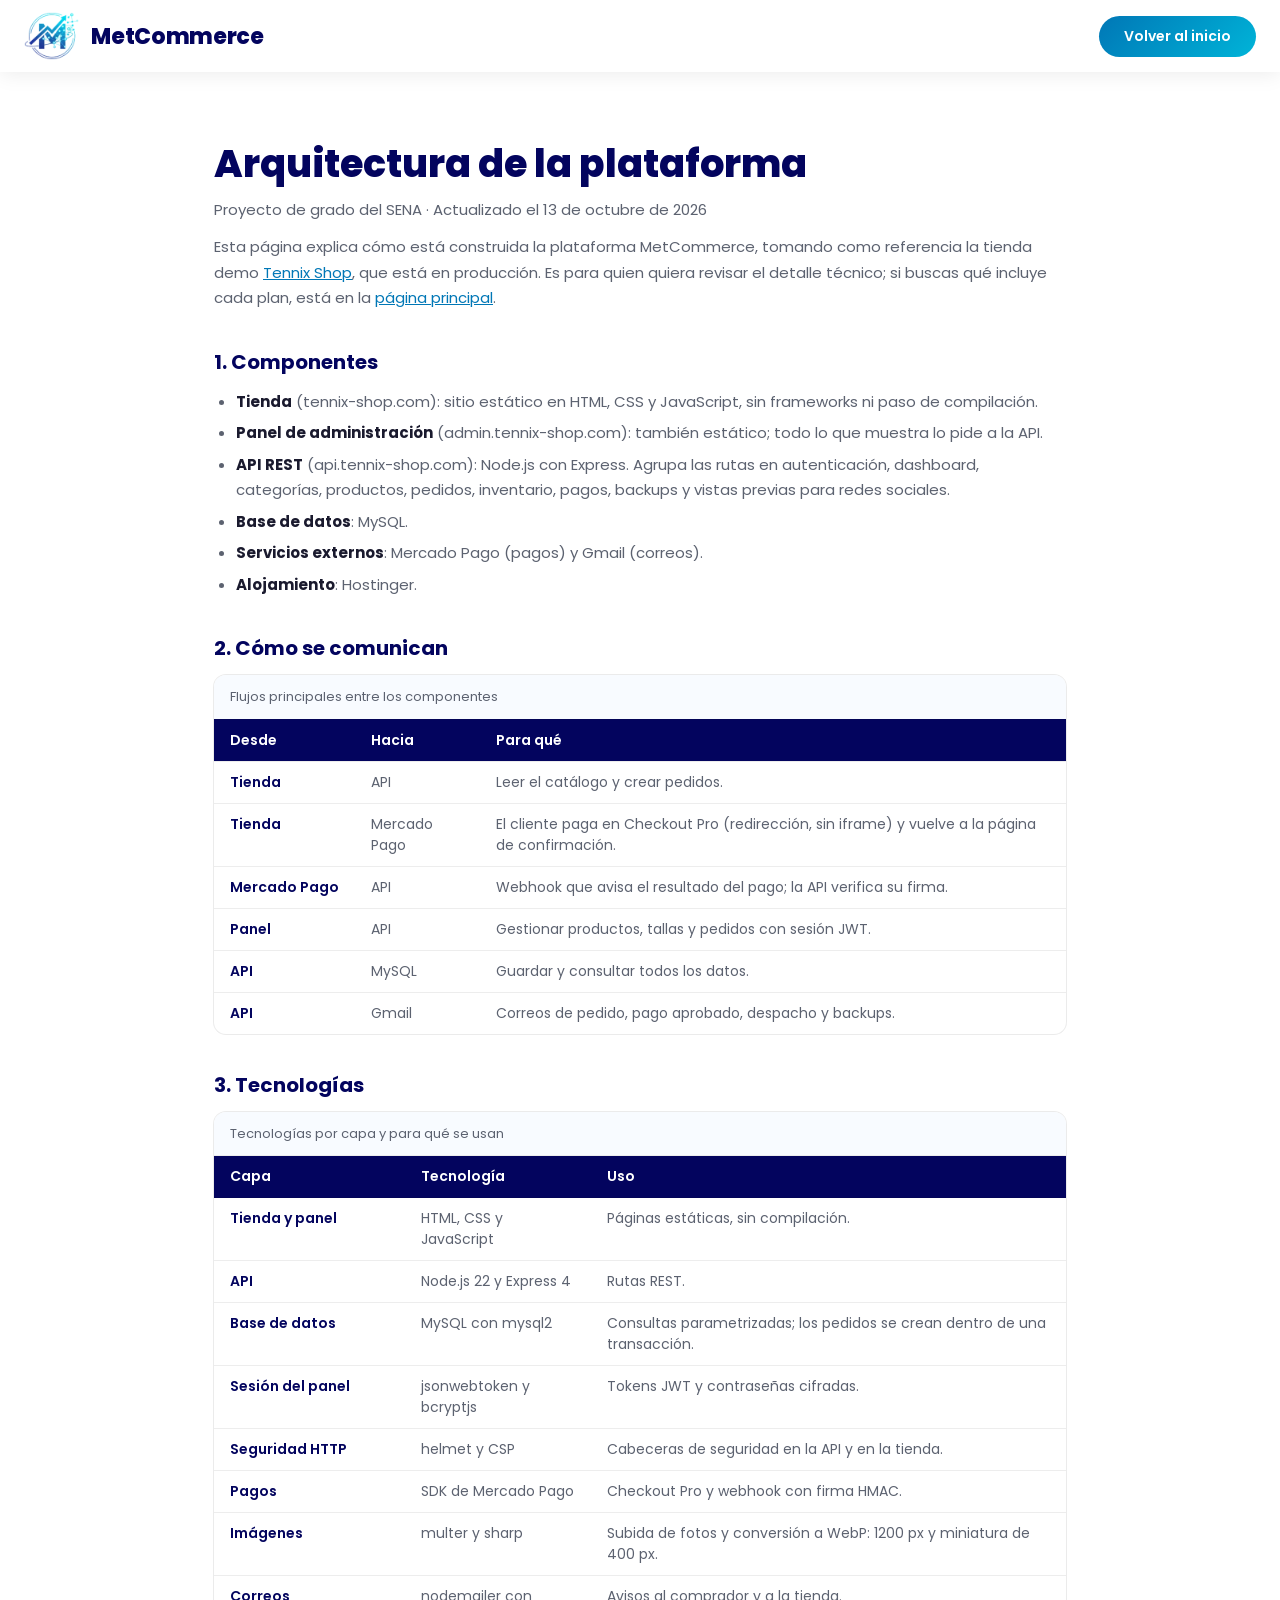
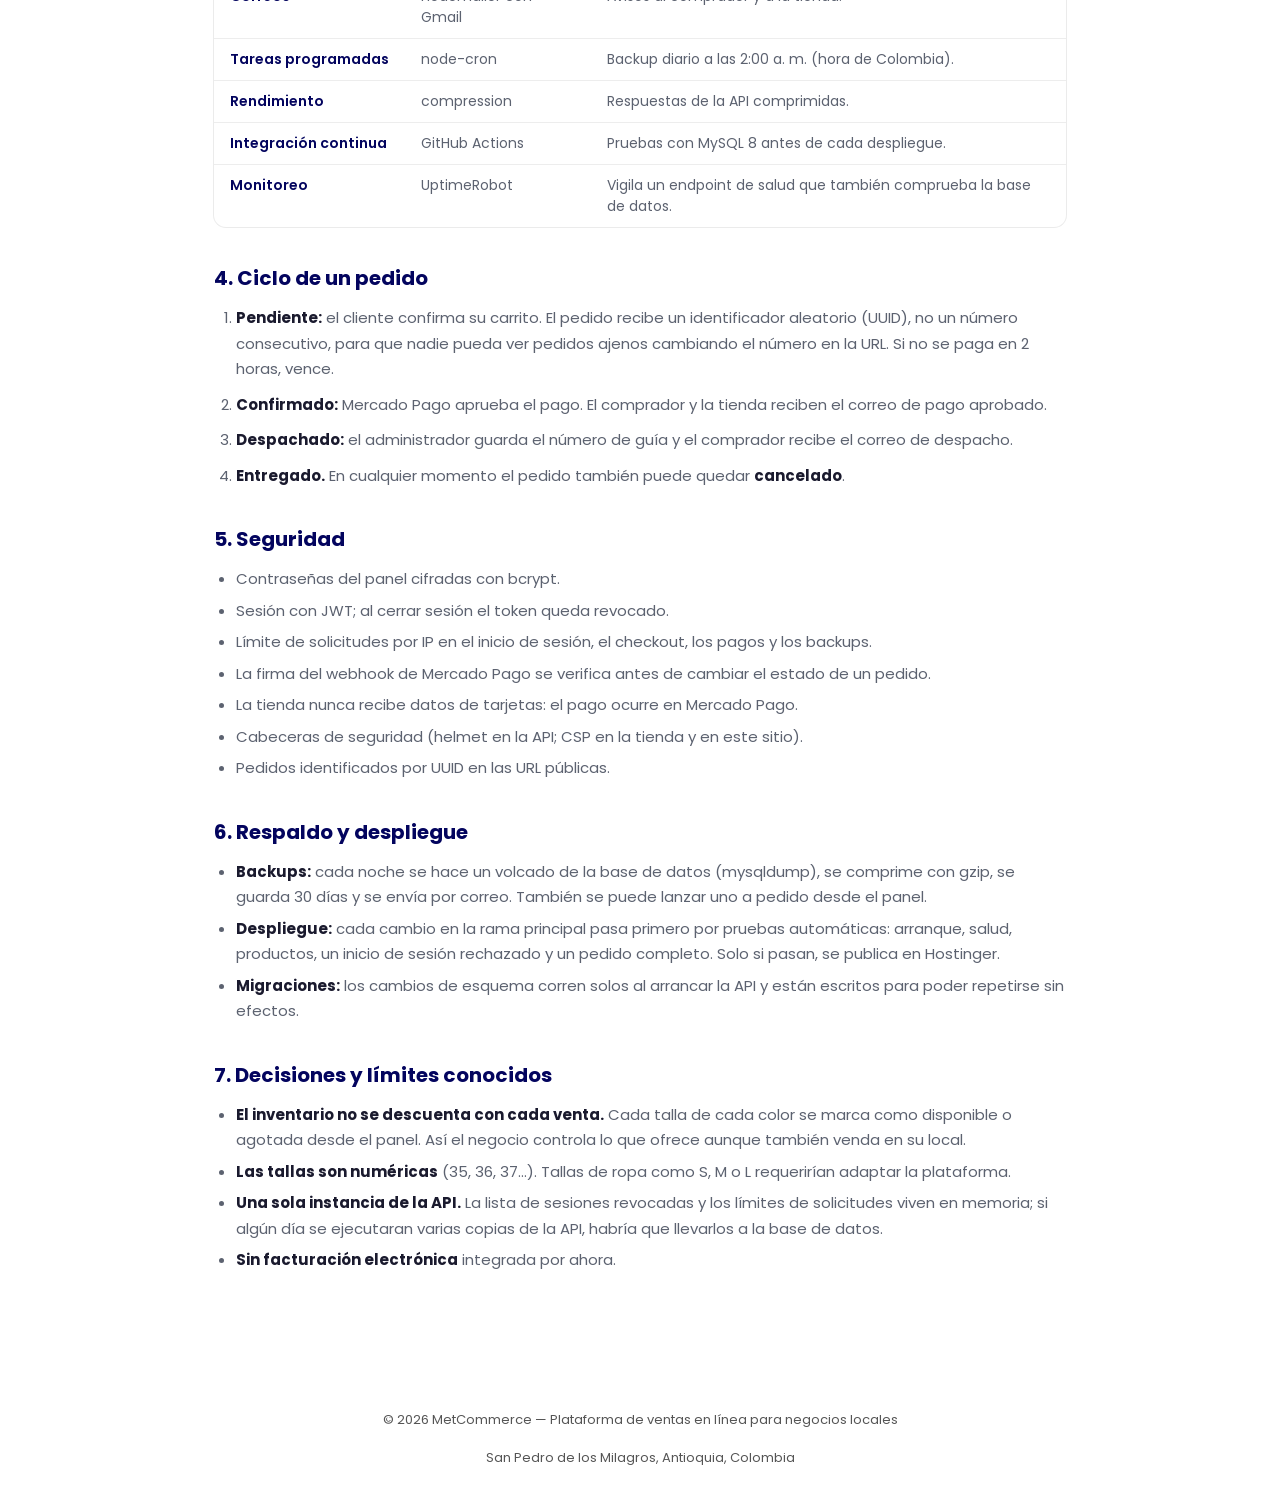
<file: arquitectura.html>
<!DOCTYPE html>
<html lang="es">
<head>
    <meta charset="UTF-8">
    <meta name="viewport" content="width=device-width, initial-scale=1.0">
    <meta name="description" content="Cómo está construida la plataforma MetCommerce: componentes, tecnologías, flujo de un pedido, seguridad y límites conocidos, tomando como referencia la tienda demo Tennix Shop.">
    <title>Arquitectura de la plataforma — MetCommerce</title>
    <link rel="canonical" href="https://metcommerce.netlify.app/arquitectura">
    <meta name="theme-color" content="#03045e">

    <link rel="icon" href="/favicon.ico" sizes="16x16 32x32 48x48">
    <link rel="icon" type="image/png" sizes="192x192" href="/img/icono-192.png">
    <link rel="apple-touch-icon" href="/img/apple-touch-icon.png">

    <meta property="og:type" content="article">
    <meta property="og:site_name" content="MetCommerce">
    <meta property="og:locale" content="es_CO">
    <meta property="og:url" content="https://metcommerce.netlify.app/arquitectura">
    <meta property="og:title" content="Arquitectura de la plataforma — MetCommerce">
    <meta property="og:description" content="Componentes, tecnologías, flujo de un pedido y seguridad de la plataforma MetCommerce.">
    <meta property="og:image" content="https://metcommerce.netlify.app/img/og-metcommerce.jpg">
    <meta property="og:image:width" content="1200">
    <meta property="og:image:height" content="630">
    <meta name="twitter:card" content="summary_large_image">

    <link rel="preconnect" href="https://fonts.googleapis.com">
    <link rel="preconnect" href="https://fonts.gstatic.com" crossorigin>
    <link rel="stylesheet" href="https://fonts.googleapis.com/css2?family=Poppins:wght@400;500;600;700;800&display=swap">
    <link rel="stylesheet" href="./styles.css">
</head>
<body>

    <nav class="navbar">
        <a href="./" class="nav-logo">
            <img src="./img/logo-icono.webp" alt="" width="138" height="120" decoding="async">
            <span class="nav-logo-texto">MetCommerce</span>
        </a>
        <a href="./" class="btn-nav btn-nav-visible">Volver al inicio</a>
    </nav>

    <main class="legal arquitectura">
        <h1>Arquitectura de la plataforma</h1>
        <p class="legal-fecha">Proyecto de grado del SENA · Actualizado el 13 de octubre de 2026</p>

        <p>Esta página explica cómo está construida la plataforma MetCommerce, tomando como referencia la tienda demo <a href="https://tennix-shop.com" target="_blank" rel="noopener">Tennix Shop</a>, que está en producción. Es para quien quiera revisar el detalle técnico; si buscas qué incluye cada plan, está en la <a href="./#modulos">página principal</a>.</p>

        <h2>1. Componentes</h2>
        <ul>
            <li><strong>Tienda</strong> (tennix-shop.com): sitio estático en HTML, CSS y JavaScript, sin frameworks ni paso de compilación.</li>
            <li><strong>Panel de administración</strong> (admin.tennix-shop.com): también estático; todo lo que muestra lo pide a la API.</li>
            <li><strong>API REST</strong> (api.tennix-shop.com): Node.js con Express. Agrupa las rutas en autenticación, dashboard, categorías, productos, pedidos, inventario, pagos, backups y vistas previas para redes sociales.</li>
            <li><strong>Base de datos</strong>: MySQL.</li>
            <li><strong>Servicios externos</strong>: Mercado Pago (pagos) y Gmail (correos).</li>
            <li><strong>Alojamiento</strong>: Hostinger.</li>
        </ul>

        <h2>2. Cómo se comunican</h2>
        <div class="tabla-desplazable" tabindex="0" role="region" aria-label="Flujos principales entre los componentes">
            <table class="tabla-tecnica">
                <caption>Flujos principales entre los componentes</caption>
                <thead>
                    <tr><th scope="col">Desde</th><th scope="col">Hacia</th><th scope="col">Para qué</th></tr>
                </thead>
                <tbody>
                    <tr><td>Tienda</td><td>API</td><td>Leer el catálogo y crear pedidos.</td></tr>
                    <tr><td>Tienda</td><td>Mercado Pago</td><td>El cliente paga en Checkout Pro (redirección, sin iframe) y vuelve a la página de confirmación.</td></tr>
                    <tr><td>Mercado Pago</td><td>API</td><td>Webhook que avisa el resultado del pago; la API verifica su firma.</td></tr>
                    <tr><td>Panel</td><td>API</td><td>Gestionar productos, tallas y pedidos con sesión JWT.</td></tr>
                    <tr><td>API</td><td>MySQL</td><td>Guardar y consultar todos los datos.</td></tr>
                    <tr><td>API</td><td>Gmail</td><td>Correos de pedido, pago aprobado, despacho y backups.</td></tr>
                </tbody>
            </table>
        </div>

        <h2>3. Tecnologías</h2>
        <div class="tabla-desplazable" tabindex="0" role="region" aria-label="Tecnologías por capa">
            <table class="tabla-tecnica">
                <caption>Tecnologías por capa y para qué se usan</caption>
                <thead>
                    <tr><th scope="col">Capa</th><th scope="col">Tecnología</th><th scope="col">Uso</th></tr>
                </thead>
                <tbody>
                    <tr><td>Tienda y panel</td><td>HTML, CSS y JavaScript</td><td>Páginas estáticas, sin compilación.</td></tr>
                    <tr><td>API</td><td>Node.js 22 y Express 4</td><td>Rutas REST.</td></tr>
                    <tr><td>Base de datos</td><td>MySQL con mysql2</td><td>Consultas parametrizadas; los pedidos se crean dentro de una transacción.</td></tr>
                    <tr><td>Sesión del panel</td><td>jsonwebtoken y bcryptjs</td><td>Tokens JWT y contraseñas cifradas.</td></tr>
                    <tr><td>Seguridad HTTP</td><td>helmet y CSP</td><td>Cabeceras de seguridad en la API y en la tienda.</td></tr>
                    <tr><td>Pagos</td><td>SDK de Mercado Pago</td><td>Checkout Pro y webhook con firma HMAC.</td></tr>
                    <tr><td>Imágenes</td><td>multer y sharp</td><td>Subida de fotos y conversión a WebP: 1200 px y miniatura de 400 px.</td></tr>
                    <tr><td>Correos</td><td>nodemailer con Gmail</td><td>Avisos al comprador y a la tienda.</td></tr>
                    <tr><td>Tareas programadas</td><td>node-cron</td><td>Backup diario a las 2:00 a. m. (hora de Colombia).</td></tr>
                    <tr><td>Rendimiento</td><td>compression</td><td>Respuestas de la API comprimidas.</td></tr>
                    <tr><td>Integración continua</td><td>GitHub Actions</td><td>Pruebas con MySQL 8 antes de cada despliegue.</td></tr>
                    <tr><td>Monitoreo</td><td>UptimeRobot</td><td>Vigila un endpoint de salud que también comprueba la base de datos.</td></tr>
                </tbody>
            </table>
        </div>

        <h2>4. Ciclo de un pedido</h2>
        <ol class="pasos-pedido">
            <li><strong>Pendiente:</strong> el cliente confirma su carrito. El pedido recibe un identificador aleatorio (UUID), no un número consecutivo, para que nadie pueda ver pedidos ajenos cambiando el número en la URL. Si no se paga en 2 horas, vence.</li>
            <li><strong>Confirmado:</strong> Mercado Pago aprueba el pago. El comprador y la tienda reciben el correo de pago aprobado.</li>
            <li><strong>Despachado:</strong> el administrador guarda el número de guía y el comprador recibe el correo de despacho.</li>
            <li><strong>Entregado.</strong> En cualquier momento el pedido también puede quedar <strong>cancelado</strong>.</li>
        </ol>

        <h2>5. Seguridad</h2>
        <ul>
            <li>Contraseñas del panel cifradas con bcrypt.</li>
            <li>Sesión con JWT; al cerrar sesión el token queda revocado.</li>
            <li>Límite de solicitudes por IP en el inicio de sesión, el checkout, los pagos y los backups.</li>
            <li>La firma del webhook de Mercado Pago se verifica antes de cambiar el estado de un pedido.</li>
            <li>La tienda nunca recibe datos de tarjetas: el pago ocurre en Mercado Pago.</li>
            <li>Cabeceras de seguridad (helmet en la API; CSP en la tienda y en este sitio).</li>
            <li>Pedidos identificados por UUID en las URL públicas.</li>
        </ul>

        <h2>6. Respaldo y despliegue</h2>
        <ul>
            <li><strong>Backups:</strong> cada noche se hace un volcado de la base de datos (mysqldump), se comprime con gzip, se guarda 30 días y se envía por correo. También se puede lanzar uno a pedido desde el panel.</li>
            <li><strong>Despliegue:</strong> cada cambio en la rama principal pasa primero por pruebas automáticas: arranque, salud, productos, un inicio de sesión rechazado y un pedido completo. Solo si pasan, se publica en Hostinger.</li>
            <li><strong>Migraciones:</strong> los cambios de esquema corren solos al arrancar la API y están escritos para poder repetirse sin efectos.</li>
        </ul>

        <h2>7. Decisiones y límites conocidos</h2>
        <ul>
            <li><strong>El inventario no se descuenta con cada venta.</strong> Cada talla de cada color se marca como disponible o agotada desde el panel. Así el negocio controla lo que ofrece aunque también venda en su local.</li>
            <li><strong>Las tallas son numéricas</strong> (35, 36, 37…). Tallas de ropa como S, M o L requerirían adaptar la plataforma.</li>
            <li><strong>Una sola instancia de la API.</strong> La lista de sesiones revocadas y los límites de solicitudes viven en memoria; si algún día se ejecutaran varias copias de la API, habría que llevarlos a la base de datos.</li>
            <li><strong>Sin facturación electrónica</strong> integrada por ahora.</li>
        </ul>
    </main>

    <footer class="footer">
        <div class="footer-contenido">
            <p>© 2026 MetCommerce — Plataforma de ventas en línea para negocios locales</p>
            <p>San Pedro de los Milagros, Antioquia, Colombia</p>
        </div>
    </footer>

    <script data-goatcounter="https://metcommerce.goatcounter.com/count"
            async src="//gc.zgo.at/count.js"></script>
</body>
</html>
</file>
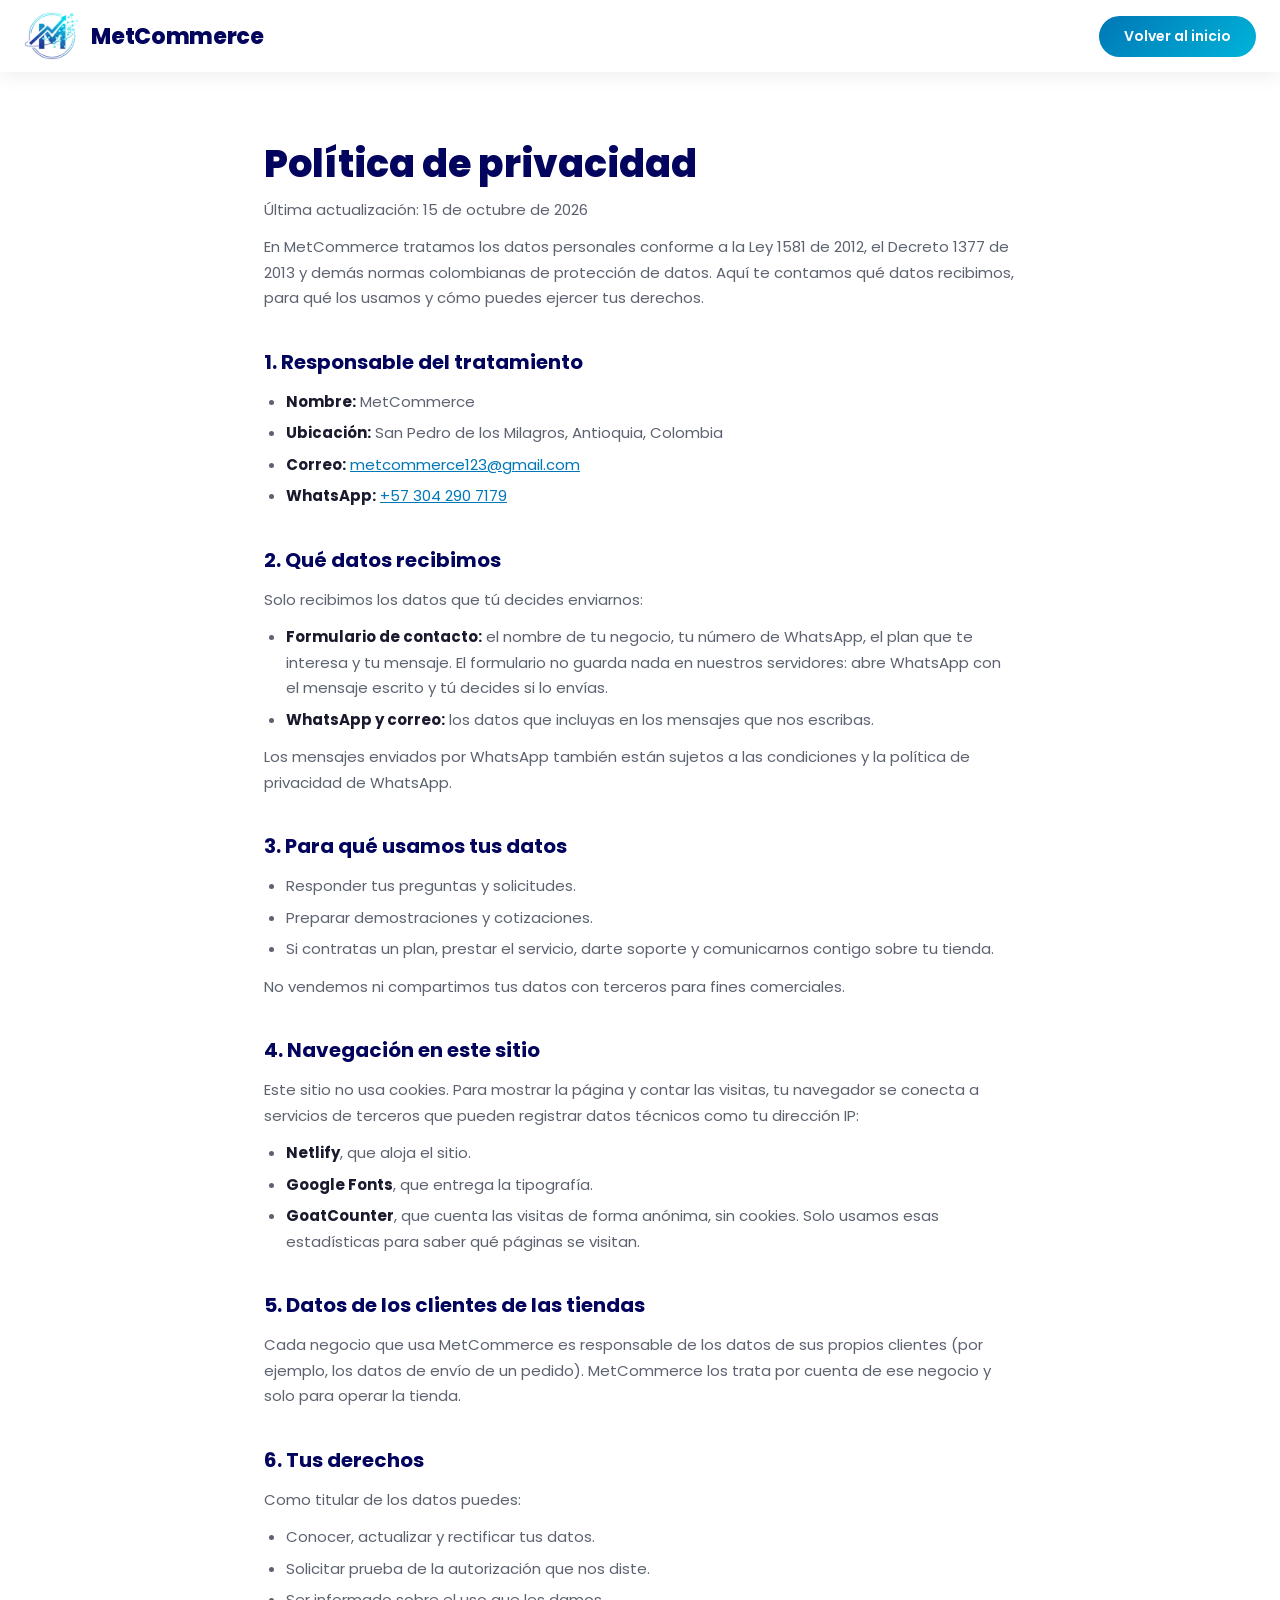
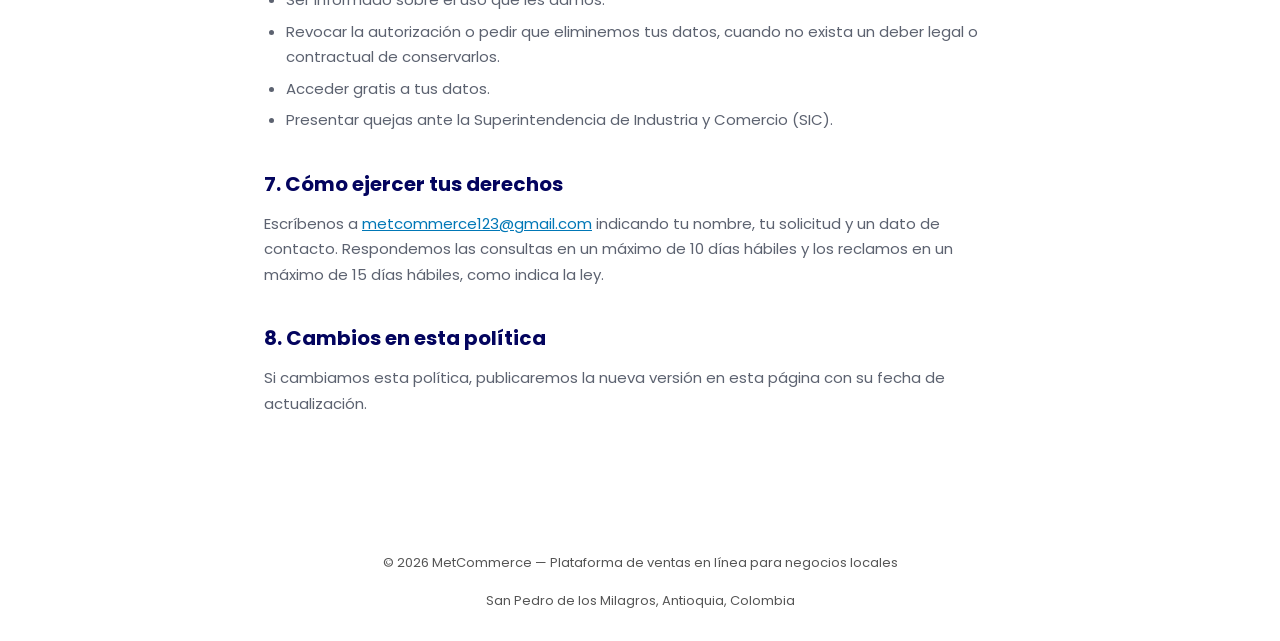
<file: privacidad.html>
<!DOCTYPE html>
<html lang="es">
<head>
    <meta charset="UTF-8">
    <meta name="viewport" content="width=device-width, initial-scale=1.0">
    <meta name="description" content="Política de tratamiento de datos personales de MetCommerce.">
    <title>Política de privacidad — MetCommerce</title>
    <link rel="canonical" href="https://metcommerce.netlify.app/privacidad">
    <meta name="theme-color" content="#03045e">

    <link rel="icon" href="/favicon.ico" sizes="16x16 32x32 48x48">
    <link rel="icon" type="image/png" sizes="192x192" href="/img/icono-192.png">
    <link rel="apple-touch-icon" href="/img/apple-touch-icon.png">

    <meta property="og:type" content="website">
    <meta property="og:site_name" content="MetCommerce">
    <meta property="og:locale" content="es_CO">
    <meta property="og:url" content="https://metcommerce.netlify.app/privacidad">
    <meta property="og:title" content="Política de privacidad — MetCommerce">
    <meta property="og:description" content="Cómo MetCommerce trata los datos personales, conforme a la Ley 1581 de 2012.">
    <meta property="og:image" content="https://metcommerce.netlify.app/img/og-metcommerce.jpg">
    <meta property="og:image:width" content="1200">
    <meta property="og:image:height" content="630">
    <meta name="twitter:card" content="summary_large_image">

    <link rel="preconnect" href="https://fonts.googleapis.com">
    <link rel="preconnect" href="https://fonts.gstatic.com" crossorigin>
    <link rel="stylesheet" href="https://fonts.googleapis.com/css2?family=Poppins:wght@400;500;600;700;800&display=swap">
    <link rel="stylesheet" href="./styles.css">
</head>
<body>

    <nav class="navbar">
        <a href="./" class="nav-logo">
            <img src="./img/logo-icono.webp" alt="" width="138" height="120" decoding="async">
            <span class="nav-logo-texto">MetCommerce</span>
        </a>
        <a href="./" class="btn-nav btn-nav-visible">Volver al inicio</a>
    </nav>

    <main class="legal">
        <h1>Política de privacidad</h1>
        <p class="legal-fecha">Última actualización: 15 de octubre de 2026</p>

        <p>En MetCommerce tratamos los datos personales conforme a la Ley 1581 de 2012, el Decreto 1377 de 2013 y demás normas colombianas de protección de datos. Aquí te contamos qué datos recibimos, para qué los usamos y cómo puedes ejercer tus derechos.</p>

        <h2>1. Responsable del tratamiento</h2>
        <ul>
            <li><strong>Nombre:</strong> MetCommerce</li>
            <li><strong>Ubicación:</strong> San Pedro de los Milagros, Antioquia, Colombia</li>
            <li><strong>Correo:</strong> <a href="mailto:metcommerce123@gmail.com">metcommerce123@gmail.com</a></li>
            <li><strong>WhatsApp:</strong> <a href="https://wa.me/573042907179">+57 304 290 7179</a></li>
        </ul>

        <h2>2. Qué datos recibimos</h2>
        <p>Solo recibimos los datos que tú decides enviarnos:</p>
        <ul>
            <li><strong>Formulario de contacto:</strong> el nombre de tu negocio, tu número de WhatsApp, el plan que te interesa y tu mensaje. El formulario no guarda nada en nuestros servidores: abre WhatsApp con el mensaje escrito y tú decides si lo envías.</li>
            <li><strong>WhatsApp y correo:</strong> los datos que incluyas en los mensajes que nos escribas.</li>
        </ul>
        <p>Los mensajes enviados por WhatsApp también están sujetos a las condiciones y la política de privacidad de WhatsApp.</p>

        <h2>3. Para qué usamos tus datos</h2>
        <ul>
            <li>Responder tus preguntas y solicitudes.</li>
            <li>Preparar demostraciones y cotizaciones.</li>
            <li>Si contratas un plan, prestar el servicio, darte soporte y comunicarnos contigo sobre tu tienda.</li>
        </ul>
        <p>No vendemos ni compartimos tus datos con terceros para fines comerciales.</p>

        <h2>4. Navegación en este sitio</h2>
        <p>Este sitio no usa cookies. Para mostrar la página y contar las visitas, tu navegador se conecta a servicios de terceros que pueden registrar datos técnicos como tu dirección IP:</p>
        <ul>
            <li><strong>Netlify</strong>, que aloja el sitio.</li>
            <li><strong>Google Fonts</strong>, que entrega la tipografía.</li>
            <li><strong>GoatCounter</strong>, que cuenta las visitas de forma anónima, sin cookies. Solo usamos esas estadísticas para saber qué páginas se visitan.</li>
        </ul>

        <h2>5. Datos de los clientes de las tiendas</h2>
        <p>Cada negocio que usa MetCommerce es responsable de los datos de sus propios clientes (por ejemplo, los datos de envío de un pedido). MetCommerce los trata por cuenta de ese negocio y solo para operar la tienda.</p>

        <h2>6. Tus derechos</h2>
        <p>Como titular de los datos puedes:</p>
        <ul>
            <li>Conocer, actualizar y rectificar tus datos.</li>
            <li>Solicitar prueba de la autorización que nos diste.</li>
            <li>Ser informado sobre el uso que les damos.</li>
            <li>Revocar la autorización o pedir que eliminemos tus datos, cuando no exista un deber legal o contractual de conservarlos.</li>
            <li>Acceder gratis a tus datos.</li>
            <li>Presentar quejas ante la Superintendencia de Industria y Comercio (SIC).</li>
        </ul>

        <h2>7. Cómo ejercer tus derechos</h2>
        <p>Escríbenos a <a href="mailto:metcommerce123@gmail.com">metcommerce123@gmail.com</a> indicando tu nombre, tu solicitud y un dato de contacto. Respondemos las consultas en un máximo de 10 días hábiles y los reclamos en un máximo de 15 días hábiles, como indica la ley.</p>

        <h2>8. Cambios en esta política</h2>
        <p>Si cambiamos esta política, publicaremos la nueva versión en esta página con su fecha de actualización.</p>
    </main>

    <footer class="footer">
        <div class="footer-contenido">
            <p>© 2026 MetCommerce — Plataforma de ventas en línea para negocios locales</p>
            <p>San Pedro de los Milagros, Antioquia, Colombia</p>
        </div>
    </footer>

    <script data-goatcounter="https://metcommerce.goatcounter.com/count"
            async src="//gc.zgo.at/count.js"></script>
</body>
</html>
</file>
<file: styles.css>
/* ===== VARIABLES ===== */
:root {
    --azul-oscuro: #03045e;
    --azul-medio: #023e8a;
    --azul: #0077b6;
    --celeste: #00b4d8;
    --celeste-claro: #90e0ef;
    --celeste-pastel: #caf0f8;
    --blanco: #ffffff;
    --texto: #1a1a2e;
    --texto-suave: #5c6270;
    --fondo-suave: #f8fbff;
    --sombra: rgba(3, 4, 94, 0.15);
    --radio: 16px;
    --transicion: 0.3s ease;
}

/* ===== RESET Y BASE ===== */
* {
    margin: 0;
    padding: 0;
    box-sizing: border-box;
}

html {
    scroll-behavior: smooth;
    scroll-padding-top: 90px;
}

body {
    font-family: 'Poppins', 'Segoe UI', Tahoma, Geneva, Verdana, sans-serif;
    color: var(--texto);
    background-color: var(--blanco);
    overflow-x: hidden;
}

img {
    max-width: 100%;
    height: auto;
    display: block;
}

a {
    -webkit-tap-highlight-color: transparent;
}

/* Contenedor de los <symbol>; con clase y no con style="" para que la CSP no tenga que permitir estilos en línea */
.sprite-iconos {
    display: none;
}

/* Iconos SVG del sprite: toman el tamaño de la fuente y el color del texto, como antes Font Awesome */
.icono {
    display: inline-block;
    height: 1em;
    width: auto;
    fill: currentColor;
    vertical-align: -0.125em;
    flex-shrink: 0;
}

@media (prefers-reduced-motion: reduce) {
    html {
        scroll-behavior: auto;
    }
    *, *::before, *::after {
        animation-duration: 0.001ms !important;
        animation-iteration-count: 1 !important;
        transition-duration: 0.001ms !important;
        scroll-behavior: auto !important;
    }
}

/* ===== SCROLL REVEAL ===== */
.reveal {
    opacity: 0;
    transform: translateY(30px);
    transition: opacity 0.7s ease, transform 0.7s ease;
}

.reveal.visible {
    opacity: 1;
    transform: translateY(0);
}

.servicios-grid .reveal:nth-child(2),
.confianza-grid .reveal:nth-child(2) { transition-delay: 0.08s; }
.servicios-grid .reveal:nth-child(3),
.confianza-grid .reveal:nth-child(3) { transition-delay: 0.16s; }
.servicios-grid .reveal:nth-child(4),
.confianza-grid .reveal:nth-child(4) { transition-delay: 0.24s; }
.servicios-grid .reveal:nth-child(5),
.confianza-grid .reveal:nth-child(5) { transition-delay: 0.32s; }
.servicios-grid .reveal:nth-child(6),
.confianza-grid .reveal:nth-child(6) { transition-delay: 0.4s; }
.servicios-grid .reveal:nth-child(7),
.confianza-grid .reveal:nth-child(7) { transition-delay: 0.48s; }
.servicios-grid .reveal:nth-child(8),
.confianza-grid .reveal:nth-child(8) { transition-delay: 0.56s; }
.servicios-grid .reveal:nth-child(9) { transition-delay: 0.64s; }

/* ===== SECCIÓN TÍTULO / TAG ===== */
.seccion-titulo {
    text-align: center;
    margin-bottom: 55px;
    padding: 0 20px;
}

.seccion-tag {
    display: inline-block;
    background: rgba(0, 119, 182, 0.1);
    color: var(--azul);
    padding: 6px 16px;
    border-radius: 20px;
    font-size: 13px;
    font-weight: 700;
    letter-spacing: 0.5px;
    text-transform: uppercase;
    margin-bottom: 14px;
}

.seccion-tag.claro {
    background: rgba(255, 255, 255, 0.12);
    color: var(--celeste-claro);
}

.seccion-titulo h2 {
    font-size: clamp(28px, 4vw, 38px);
    font-weight: 800;
    color: var(--azul-oscuro);
    margin-bottom: 12px;
}

.seccion-titulo p {
    font-size: 17px;
    color: var(--texto-suave);
}

.seccion-titulo.claro h2 {
    color: var(--blanco);
}

.seccion-titulo.claro p {
    color: var(--celeste-pastel);
}

/* ===== NAVBAR ===== */
.navbar {
    display: flex;
    justify-content: space-between;
    align-items: center;
    padding: 12px 24px;
    background-color: var(--blanco);
    box-shadow: 0 2px 20px rgba(0, 0, 0, 0.08);
    position: sticky;
    top: 0;
    z-index: 1000;
    transition: box-shadow var(--transicion);
}

.nav-logo {
    display: flex;
    align-items: center;
    gap: 12px;
}

.nav-logo img {
    height: 48px;
    width: auto;
    object-fit: contain;
}

.nav-logo-texto {
    font-size: 22px;
    font-weight: 800;
    color: var(--azul-oscuro);
    letter-spacing: -0.3px;
    white-space: nowrap;
}

.nav-links {
    list-style: none;
    display: flex;
    gap: 28px;
}

.nav-links a {
    text-decoration: none;
    color: var(--texto);
    font-size: 15px;
    font-weight: 500;
    transition: color var(--transicion);
    position: relative;
}

.nav-links a::after {
    content: '';
    position: absolute;
    left: 0;
    bottom: -6px;
    width: 0;
    height: 2px;
    background: var(--azul);
    transition: width var(--transicion);
}

.nav-links a:hover {
    color: var(--azul);
}

.nav-links a:hover::after {
    width: 100%;
}

.btn-nav {
    background: linear-gradient(135deg, var(--azul), var(--celeste));
    color: var(--blanco);
    padding: 10px 25px;
    border-radius: 25px;
    text-decoration: none;
    font-weight: 600;
    font-size: 14px;
    white-space: nowrap;
    transition: transform var(--transicion), box-shadow var(--transicion);
}

.btn-nav:hover {
    transform: translateY(-2px);
    box-shadow: 0 5px 15px rgba(0, 119, 182, 0.4);
}

.nav-toggle {
    display: none;
    flex-direction: column;
    justify-content: center;
    gap: 5px;
    width: 32px;
    height: 32px;
    background: none;
    border: none;
    cursor: pointer;
    z-index: 1100;
}

.nav-toggle span {
    display: block;
    width: 100%;
    height: 2px;
    background: var(--azul-oscuro);
    border-radius: 2px;
    transition: transform var(--transicion), opacity var(--transicion);
}

.nav-toggle.abierto span:nth-child(1) {
    transform: translateY(7px) rotate(45deg);
}

.nav-toggle.abierto span:nth-child(2) {
    opacity: 0;
}

.nav-toggle.abierto span:nth-child(3) {
    transform: translateY(-7px) rotate(-45deg);
}

.nav-overlay {
    display: none;
    position: fixed;
    inset: 0;
    background: rgba(3, 4, 94, 0.4);
    z-index: 999;
    opacity: 0;
    transition: opacity var(--transicion);
}

.nav-overlay.visible {
    display: block;
    opacity: 1;
}

/* ===== HERO ===== */
.hero {
    position: relative;
    min-height: 100vh;
    background: linear-gradient(135deg, var(--azul-oscuro) 0%, var(--azul-medio) 40%, var(--azul) 100%);
    display: flex;
    flex-wrap: wrap;
    align-items: center;
    justify-content: center;
    padding: 110px 24px 80px;
    gap: 40px;
    overflow: hidden;
}

.hero-particles {
    position: absolute;
    inset: 0;
    width: 100%;
    height: 100%;
    opacity: 0.5;
    pointer-events: none;
}

.hero-glow {
    position: absolute;
    border-radius: 50%;
    filter: blur(80px);
    pointer-events: none;
}

.hero-glow-1 {
    width: 380px;
    height: 380px;
    background: rgba(0, 180, 216, 0.35);
    top: -100px;
    right: -80px;
    animation: flotar 8s ease-in-out infinite;
}

.hero-glow-2 {
    width: 300px;
    height: 300px;
    background: rgba(144, 224, 239, 0.25);
    bottom: -80px;
    left: -60px;
    animation: flotar 10s ease-in-out infinite reverse;
}

@keyframes flotar {
    0%, 100% { transform: translate(0, 0); }
    50% { transform: translate(30px, -25px); }
}

.hero-contenido {
    flex: 1 1 480px;
    max-width: 600px;
    position: relative;
    z-index: 2;
}

.hero-badge {
    display: inline-flex;
    align-items: center;
    gap: 8px;
    background: rgba(255, 255, 255, 0.15);
    color: var(--celeste-claro);
    padding: 8px 18px;
    border-radius: 20px;
    font-size: 14px;
    margin-bottom: 25px;
    border: 1px solid rgba(144, 224, 239, 0.3);
}

.hero h1 {
    font-size: clamp(32px, 5vw, 52px);
    color: var(--blanco);
    line-height: 1.2;
    margin-bottom: 20px;
    font-weight: 800;
}

.highlight {
    background: linear-gradient(135deg, var(--celeste), var(--celeste-claro));
    -webkit-background-clip: text;
    -webkit-text-fill-color: transparent;
    background-clip: text;
}

.hero p {
    color: var(--celeste-pastel);
    font-size: 18px;
    line-height: 1.7;
    margin-bottom: 35px;
}

.hero-botones {
    display: flex;
    gap: 15px;
    flex-wrap: wrap;
}

.btn-principal,
.btn-secundario,
.btn-precio {
    display: inline-flex;
    align-items: center;
    gap: 8px;
}

.btn-principal {
    background: linear-gradient(135deg, var(--celeste), var(--azul));
    color: var(--blanco);
    padding: 14px 32px;
    border-radius: 30px;
    text-decoration: none;
    font-weight: 700;
    font-size: 15px;
    font-family: inherit;
    border: none;
    cursor: pointer;
    transition: transform var(--transicion), box-shadow var(--transicion);
}

.btn-principal:hover {
    transform: translateY(-3px);
    box-shadow: 0 8px 25px rgba(0, 180, 216, 0.5);
}

.btn-secundario {
    background: transparent;
    color: var(--blanco);
    padding: 14px 32px;
    border-radius: 30px;
    text-decoration: none;
    font-weight: 600;
    font-size: 15px;
    border: 2px solid rgba(255, 255, 255, 0.5);
    transition: all var(--transicion);
}

.btn-secundario:hover {
    background: rgba(255, 255, 255, 0.1);
    border-color: var(--blanco);
}

/* ===== MOCKUP ===== */
.hero-imagen {
    flex: 1 1 380px;
    display: flex;
    justify-content: center;
    align-items: center;
    position: relative;
    z-index: 2;
}

.mockup {
    width: min(380px, 100%);
    background: var(--blanco);
    border-radius: var(--radio);
    box-shadow: 0 30px 80px rgba(0, 0, 0, 0.4);
    overflow: hidden;
}

.mockup-float {
    animation: flotarMockup 5s ease-in-out infinite;
}

@keyframes flotarMockup {
    0%, 100% { transform: translateY(0); }
    50% { transform: translateY(-14px); }
}

.mockup-header {
    background: #f1f1f1;
    padding: 12px 15px;
    display: flex;
    gap: 7px;
    align-items: center;
}

.mockup-header span {
    width: 12px;
    height: 12px;
    border-radius: 50%;
    background: #ddd;
    flex-shrink: 0;
}

.mockup-header span:nth-child(1) { background: #ff5f57; }
.mockup-header span:nth-child(2) { background: #febc2e; }
.mockup-header span:nth-child(3) { background: #28c840; }

.mockup-url {
    margin-left: 8px;
    font-size: 12px;
    color: #888;
    background: #fff;
    padding: 3px 12px;
    border-radius: 8px;
    flex: 1;
    text-align: center;
}

.mockup-body {
    padding: 20px;
}

/* Hero: navegador con el catálogo y, encima, el celular (usa .mockup-telefono del caso) */
.hero-visual {
    position: relative;
    width: min(560px, 100%);
    /* Espacio para que el teléfono sobresalga por debajo del navegador */
    padding-bottom: 40px;
}

/* Más angosto que el contenedor para que el celular sobresalga a la derecha */
.mockup-hero {
    width: calc(100% - 30px);
}

.scroll-cue {
    position: absolute;
    bottom: 24px;
    left: 50%;
    transform: translateX(-50%);
    color: var(--celeste-claro);
    font-size: 20px;
    animation: rebote 2s infinite;
    z-index: 2;
}

@keyframes rebote {
    0%, 100% { transform: translate(-50%, 0); }
    50% { transform: translate(-50%, 10px); }
}

/* ===== DESTACADOS ===== */
.destacados {
    display: grid;
    grid-template-columns: repeat(auto-fit, minmax(220px, 1fr));
    background: var(--azul-oscuro);
    padding: 40px 24px;
}

.destacado-item {
    text-align: center;
    padding: 20px 28px;
    border-right: 1px solid rgba(255, 255, 255, 0.1);
}

.destacado-item:last-child {
    border-right: none;
}

.destacado-item h3 {
    color: var(--blanco);
    font-size: 17px;
    font-weight: 700;
    margin-bottom: 6px;
}

.destacado-item p {
    color: var(--celeste-pastel);
    font-size: 14px;
    line-height: 1.5;
}

/* ===== PARA QUÉ NEGOCIOS ===== */
.negocios {
    padding: 90px 24px;
    background: var(--blanco);
}

.negocios-grid {
    display: grid;
    grid-template-columns: repeat(auto-fit, minmax(min(320px, 100%), 1fr));
    gap: 30px;
    max-width: 1100px;
    margin: 0 auto;
}

.negocios-columna {
    background: var(--fondo-suave);
    border-radius: var(--radio);
    padding: 32px 30px;
}

.negocios-columna h3 {
    font-size: 20px;
    font-weight: 800;
    color: var(--azul-oscuro);
    margin-bottom: 20px;
}

.negocios-lista {
    list-style: none;
    display: flex;
    flex-direction: column;
    gap: 20px;
}

.negocios-lista li {
    display: flex;
    gap: 16px;
    align-items: flex-start;
}

.negocios-lista strong {
    display: block;
    color: var(--azul-oscuro);
    font-size: 16px;
    margin-bottom: 4px;
}

.negocios-lista p {
    color: var(--texto-suave);
    font-size: 14px;
    line-height: 1.6;
}

.negocios-consulta {
    display: flex;
    gap: 16px;
    align-items: flex-start;
    margin-top: 24px;
    padding: 16px 18px;
    border-radius: 12px;
    background: rgba(0, 180, 216, 0.1);
    border: 1px solid rgba(0, 119, 182, 0.2);
}

.negocios-consulta p {
    color: var(--texto);
    font-size: 14px;
    line-height: 1.6;
}

.negocios-consulta strong {
    color: var(--azul-oscuro);
}

/* Columna "¿Tienes un proyecto diferente?" */
.proyecto-intro {
    color: var(--texto-suave);
    font-size: 15px;
    line-height: 1.6;
    margin-bottom: 22px;
}

.proyecto-idea {
    margin-top: 20px;
    color: var(--azul-oscuro);
    font-size: 15px;
    font-weight: 600;
}

/* Los dos botones crecen por igual (mismo ancho); si el texto completo no cabe en una fila, se apilan en vez de partirse */
.proyecto-botones {
    display: flex;
    flex-wrap: wrap;
    justify-content: center;
    gap: 14px;
    max-width: 460px;
    margin: 22px auto 0;
    padding-top: 22px;
    border-top: 1px solid rgba(0, 0, 0, 0.08);
}

.proyecto-botones a {
    flex: 1 1 250px;
    justify-content: center;
    gap: 8px;
    padding: 12px 16px;
    font-size: 14px;
    white-space: nowrap;
}

/* Texto oscuro sobre el verde de WhatsApp: el blanco no alcanza el contraste mínimo */
.btn-proyecto-whatsapp {
    display: inline-flex;
    align-items: center;
    border-radius: 30px;
    border: 2px solid #25d366;
    background: #25d366;
    color: var(--texto);
    text-decoration: none;
    font-weight: 700;
    transition: background var(--transicion), border-color var(--transicion);
}

.btn-proyecto-whatsapp:hover {
    background: #1ebe5a;
    border-color: #1ebe5a;
}

.btn-proyecto-whatsapp .icono {
    font-size: 18px;
}

/* Texto solo para lectores de pantalla */
.solo-lectores {
    position: absolute;
    width: 1px;
    height: 1px;
    padding: 0;
    margin: -1px;
    overflow: hidden;
    clip: rect(0, 0, 0, 0);
    white-space: nowrap;
    border: 0;
}

/* ===== COMPARACIÓN CON VENDER SOLO POR REDES ===== */
.comparacion {
    padding: 90px 24px;
    background: var(--fondo-suave);
}

.comparacion-tabla-contenedor {
    max-width: 1000px;
    margin: 0 auto;
    background: var(--blanco);
    border-radius: var(--radio);
    box-shadow: 0 5px 20px rgba(0, 0, 0, 0.06);
    overflow: hidden;
}

.comparacion-tabla {
    width: 100%;
    border-collapse: collapse;
    font-size: 15px;
    line-height: 1.5;
}

.comparacion-tabla thead th {
    padding: 18px 22px;
    text-align: left;
    font-size: 14px;
    font-weight: 700;
    color: var(--texto-suave);
    background: #eef3f8;
}

.comparacion-tabla thead th:last-child {
    background: var(--azul-oscuro);
    color: var(--blanco);
}

.comparacion-tabla tbody th,
.comparacion-tabla td {
    padding: 18px 22px;
    text-align: left;
    vertical-align: top;
    border-top: 1px solid rgba(0, 0, 0, 0.06);
}

.comparacion-tabla tbody th {
    width: 20%;
    color: var(--azul-oscuro);
    font-weight: 700;
}

.comparacion-tabla td {
    color: var(--texto-suave);
}

.comparacion-tabla td:last-child {
    color: var(--texto);
    background: rgba(0, 180, 216, 0.06);
    font-weight: 500;
}

.comparacion-plan {
    display: block;
    width: max-content;
    margin-top: 6px;
    font-size: 11px;
    font-weight: 700;
    padding: 2px 10px;
    border-radius: 20px;
    background: var(--azul-oscuro);
    color: var(--blanco);
}

.comparacion-nota {
    max-width: 760px;
    margin: 28px auto 0;
    text-align: center;
    color: var(--texto-suave);
    font-size: 15px;
    line-height: 1.6;
}

/* En el celular cada fila se vuelve una tarjeta y cada celda muestra su encabezado */
@media (max-width: 700px) {
    .comparacion-tabla thead {
        display: none;
    }

    .comparacion-tabla,
    .comparacion-tabla tbody,
    .comparacion-tabla tr,
    .comparacion-tabla tbody th,
    .comparacion-tabla td {
        display: block;
        width: 100%;
    }

    .comparacion-tabla tr {
        border-top: 6px solid var(--fondo-suave);
    }

    .comparacion-tabla tbody tr:first-child {
        border-top: none;
    }

    .comparacion-tabla tbody th {
        padding-bottom: 6px;
        border-top: none;
        font-size: 17px;
    }

    .comparacion-tabla td {
        border-top: none;
        padding-top: 8px;
        padding-bottom: 12px;
    }

    .comparacion-tabla td::before {
        content: attr(data-titulo);
        display: block;
        font-size: 12px;
        font-weight: 700;
        text-transform: uppercase;
        letter-spacing: 0.3px;
        color: var(--texto-suave);
        margin-bottom: 2px;
    }

    .comparacion-tabla td:last-child::before {
        color: var(--azul);
    }
}

/* ===== SERVICIOS ===== */
.servicios {
    padding: 90px 24px;
    background: var(--fondo-suave);
}

.servicios-grid {
    display: grid;
    grid-template-columns: repeat(auto-fill, minmax(280px, 1fr));
    gap: 30px;
    max-width: 1100px;
    margin: 0 auto;
}

.servicio-card {
    background: var(--blanco);
    border-radius: var(--radio);
    padding: 35px 30px;
    box-shadow: 0 5px 20px rgba(0, 0, 0, 0.06);
    transition: transform var(--transicion), box-shadow var(--transicion);
    border-top: 4px solid transparent;
    border-image: linear-gradient(135deg, var(--azul), var(--celeste)) 1;
}

.servicio-card:hover {
    transform: translateY(-8px);
    box-shadow: 0 15px 40px rgba(0, 119, 182, 0.15);
}

.modulo-plan {
    display: inline-block;
    font-size: 12px;
    font-weight: 700;
    padding: 4px 12px;
    border-radius: 20px;
    margin-bottom: 12px;
    background: rgba(0, 119, 182, 0.08);
    color: var(--azul);
}

.modulo-plan.completo {
    background: var(--azul-oscuro);
    color: var(--blanco);
}

.servicio-card h3 {
    font-size: 20px;
    color: var(--azul-oscuro);
    margin-bottom: 10px;
    font-weight: 700;
}

.servicio-card p {
    color: var(--texto-suave);
    line-height: 1.6;
    font-size: 15px;
}

/* ===== TECNOLOGIAS ===== */
.tecnologias {
    padding: 90px 24px;
    background: linear-gradient(135deg, var(--azul-oscuro), var(--azul-medio));
}

.confianza-grid {
    display: grid;
    grid-template-columns: repeat(auto-fit, minmax(min(280px, 100%), 1fr));
    gap: 24px;
    max-width: 1100px;
    margin: 0 auto;
}

.confianza-card {
    background: rgba(255, 255, 255, 0.06);
    border: 1px solid rgba(255, 255, 255, 0.12);
    border-radius: var(--radio);
    padding: 28px 26px;
    transition: transform var(--transicion), background var(--transicion);
}

.confianza-card:hover {
    transform: translateY(-6px);
    background: rgba(255, 255, 255, 0.1);
}

.confianza-card h3 {
    color: var(--blanco);
    font-size: 18px;
    font-weight: 700;
    margin-bottom: 8px;
}

.confianza-card p {
    color: var(--celeste-pastel);
    font-size: 14px;
    line-height: 1.6;
}

/* La etiqueta de plan sobre fondo oscuro: clara para que contraste */
.confianza-card .modulo-plan.completo {
    background: var(--celeste-claro);
    color: var(--azul-oscuro);
}

.confianza-enlace {
    text-align: center;
    margin-top: 36px;
}

.confianza-enlace a {
    display: inline-flex;
    align-items: center;
    gap: 10px;
    color: var(--blanco);
    font-weight: 600;
    font-size: 15px;
    text-decoration: none;
    border-bottom: 2px solid var(--celeste);
    padding-bottom: 4px;
}

.confianza-enlace a:hover {
    color: var(--celeste-claro);
}

/* ===== CASOS DE EXITO ===== */
.casos-exito {
    padding: 90px 24px;
    background: var(--blanco);
}

.caso-card {
    display: flex;
    flex-wrap: wrap;
    align-items: center;
    gap: 50px;
    max-width: 1100px;
    margin: 0 auto;
    background: var(--fondo-suave);
    border-radius: 24px;
    padding: 50px;
}

.caso-visual {
    flex: 1 1 380px;
    display: flex;
    justify-content: center;
    position: relative;
    /* Espacio para que el teléfono sobresalga por debajo del navegador */
    padding-bottom: 40px;
}

.mockup-telefono {
    position: absolute;
    right: 0;
    bottom: 0;
    width: clamp(110px, 24%, 150px);
    border: 6px solid #1a1a2e;
    border-radius: 22px;
    overflow: hidden;
    background: #1a1a2e;
    box-shadow: 0 20px 50px rgba(0, 0, 0, 0.35);
}

.mockup-caso {
    width: min(520px, 100%);
}

.mockup-body-captura {
    padding: 0;
    line-height: 0;
}

.mockup-body-captura img {
    width: 100%;
    height: auto;
    display: block;
}

.caso-info {
    flex: 1 1 400px;
}

.caso-badge {
    display: inline-block;
    background: linear-gradient(135deg, var(--azul), var(--celeste));
    color: var(--blanco);
    padding: 6px 16px;
    border-radius: 20px;
    font-size: 12px;
    font-weight: 700;
    text-transform: uppercase;
    letter-spacing: 0.5px;
    margin-bottom: 14px;
}

.caso-info h3 {
    font-size: 28px;
    font-weight: 800;
    color: var(--azul-oscuro);
    margin-bottom: 14px;
}

.caso-info > p {
    color: var(--texto-suave);
    line-height: 1.7;
    margin-bottom: 22px;
    font-size: 15px;
}

.caso-lista {
    list-style: none;
    margin-bottom: 28px;
    display: flex;
    flex-direction: column;
    gap: 10px;
}

.caso-lista li {
    display: flex;
    align-items: center;
    gap: 10px;
    color: var(--texto);
    font-size: 15px;
}

/* Punto simple en lugar de un icono por ítem */
.caso-lista li::before {
    content: "";
    width: 6px;
    height: 6px;
    border-radius: 50%;
    background: var(--azul);
    flex-shrink: 0;
}

.caso-botones {
    display: flex;
    flex-wrap: wrap;
    gap: 14px;
}

.btn-borde {
    display: inline-flex;
    align-items: center;
    padding: 12px 28px;
    border-radius: 30px;
    border: 2px solid var(--azul);
    color: var(--azul);
    text-decoration: none;
    font-weight: 700;
    font-size: 15px;
    transition: background var(--transicion), color var(--transicion);
}

.btn-borde:hover {
    background: var(--azul);
    color: var(--blanco);
}

/* Dos columnas fijas: con auto-fit, la captura ancha del panel dejaba una tercera columna vacía */
.caso-galeria {
    display: grid;
    grid-template-columns: repeat(2, 1fr);
    gap: 30px;
    max-width: 1100px;
    margin: 40px auto 0;
}

.caso-galeria figure {
    background: var(--fondo-suave);
    border-radius: var(--radio);
    overflow: hidden;
    box-shadow: 0 5px 20px rgba(0, 0, 0, 0.06);
}

/* La captura del panel es apaisada: ocupa toda la fila */
.caso-galeria-ancha {
    grid-column: 1 / -1;
}

/* En el celular las capturas se ven pequeñas: se pueden abrir en tamaño completo */
.caso-galeria-enlace {
    display: block;
    cursor: zoom-in;
}

.caso-galeria-enlace:focus-visible {
    outline: 3px solid var(--celeste);
    outline-offset: -3px;
}

.caso-galeria figcaption {
    padding: 14px 18px;
    font-size: 14px;
    color: var(--texto-suave);
}

/* ===== COMO FUNCIONA ===== */
.como-funciona {
    padding: 90px 24px;
    background: linear-gradient(135deg, var(--azul-oscuro), var(--azul-medio), var(--azul));
}

.pasos {
    display: flex;
    justify-content: center;
    align-items: stretch;
    gap: 20px;
    flex-wrap: wrap;
    max-width: 1100px;
    margin: 0 auto;
}

.paso {
    background: rgba(255, 255, 255, 0.1);
    border: 1px solid rgba(255, 255, 255, 0.2);
    border-radius: var(--radio);
    padding: 35px 25px;
    text-align: center;
    flex: 1;
    min-width: 200px;
    max-width: 220px;
    backdrop-filter: blur(10px);
    transition: transform var(--transicion), background var(--transicion);
}

.paso:hover {
    transform: translateY(-6px);
    background: rgba(255, 255, 255, 0.16);
}

.paso-numero {
    width: 55px;
    height: 55px;
    background: linear-gradient(135deg, var(--celeste), var(--celeste-claro));
    border-radius: 50%;
    display: flex;
    align-items: center;
    justify-content: center;
    font-size: 22px;
    font-weight: 800;
    color: var(--azul-oscuro);
    margin: 0 auto 18px;
}

.paso h3 {
    color: var(--blanco);
    font-size: 18px;
    margin-bottom: 10px;
    font-weight: 700;
}

.paso p {
    color: var(--celeste-pastel);
    font-size: 14px;
    line-height: 1.6;
}

/* ===== CTA BANNER ===== */
.cta-banner {
    text-align: center;
    padding: 70px 24px;
    background: linear-gradient(135deg, var(--celeste), var(--azul));
}

.cta-banner h2 {
    color: var(--blanco);
    font-size: clamp(24px, 3.5vw, 32px);
    font-weight: 800;
    margin-bottom: 12px;
}

.cta-banner p {
    color: var(--celeste-pastel);
    margin-bottom: 26px;
    font-size: 16px;
}

.cta-banner .btn-principal {
    background: var(--blanco);
    color: var(--azul);
}

.cta-banner .btn-principal:hover {
    box-shadow: 0 8px 25px rgba(0, 0, 0, 0.25);
}

/* ===== PRECIOS ===== */
.precios {
    padding: 90px 24px;
    background: var(--blanco);
}

.precios-grid {
    display: flex;
    justify-content: center;
    gap: 30px;
    flex-wrap: wrap;
    max-width: 1100px;
    margin: 0 auto;
}

.precio-card {
    background: var(--fondo-suave);
    border-radius: 20px;
    padding: 40px 35px;
    box-shadow: 0 5px 25px rgba(0, 0, 0, 0.06);
    flex: 1;
    min-width: 280px;
    max-width: 320px;
    position: relative;
    transition: transform var(--transicion);
}

.precio-card:hover {
    transform: translateY(-8px);
}

.precio-card.destacado {
    background: linear-gradient(135deg, var(--azul-oscuro), var(--azul));
    color: var(--blanco);
    transform: scale(1.03);
    box-shadow: 0 20px 50px rgba(0, 119, 182, 0.4);
}

.precio-card.destacado:hover {
    transform: scale(1.03) translateY(-8px);
}

.badge-popular {
    position: absolute;
    top: -14px;
    left: 50%;
    transform: translateX(-50%);
    background: linear-gradient(135deg, var(--celeste), var(--celeste-claro));
    color: var(--azul-oscuro);
    padding: 5px 20px;
    border-radius: 20px;
    font-size: 13px;
    font-weight: 700;
    white-space: nowrap;
}

.precio-card h3 {
    font-size: 22px;
    font-weight: 800;
    margin-bottom: 15px;
    color: var(--azul-oscuro);
}

.precio-card.destacado h3 {
    color: var(--blanco);
}

.precio-valor {
    font-size: 32px;
    font-weight: 800;
    color: var(--azul);
    margin-bottom: 25px;
}

.precio-card.destacado .precio-valor {
    color: var(--celeste-claro);
}

.precio-valor span {
    font-size: 15px;
    font-weight: 500;
    margin-left: 5px;
}

/* El precio de implementación va arriba; la mensualidad, justo debajo */
.precio-card .precio-valor {
    margin-bottom: 0;
}

.precio-nota {
    font-size: 14px;
    color: var(--texto-suave);
    margin-bottom: 14px;
}

.precio-mensual {
    font-size: 22px;
    font-weight: 700;
    color: var(--azul-oscuro);
    margin-bottom: 25px;
}

.precio-mensual span {
    font-size: 14px;
    font-weight: 500;
}

.precio-card.destacado .precio-nota {
    color: var(--celeste-pastel);
}

.precio-card.destacado .precio-mensual {
    color: var(--blanco);
}

.precio-card ul {
    list-style: none;
    margin-bottom: 30px;
    display: flex;
    flex-direction: column;
    gap: 4px;
}

.precio-card ul li {
    display: flex;
    align-items: center;
    gap: 10px;
    padding: 8px 0;
    font-size: 15px;
    border-bottom: 1px solid rgba(0, 0, 0, 0.05);
    color: #444;
}

/* Lo que el plan no incluye va tachado; los lectores de pantalla leen "No incluye:" */
.precio-card ul li.no {
    color: #999;
    text-decoration: line-through;
}

.precio-card.destacado ul li {
    color: var(--celeste-pastel);
    border-bottom: 1px solid rgba(255, 255, 255, 0.1);
}

.btn-precio {
    display: flex;
    justify-content: center;
    text-align: center;
    padding: 13px;
    border-radius: 25px;
    text-decoration: none;
    font-weight: 700;
    font-size: 15px;
    background: linear-gradient(135deg, var(--azul), var(--celeste));
    color: var(--blanco);
    transition: transform var(--transicion), box-shadow var(--transicion);
}

.btn-precio:hover {
    transform: translateY(-2px);
    box-shadow: 0 8px 20px rgba(0, 119, 182, 0.4);
}

/* ===== PREGUNTAS FRECUENTES ===== */
.preguntas {
    padding: 90px 24px;
    background: var(--fondo-suave);
}

.preguntas-lista {
    max-width: 800px;
    margin: 0 auto;
    display: flex;
    flex-direction: column;
    gap: 14px;
}

.pregunta {
    background: var(--blanco);
    border-radius: var(--radio);
    box-shadow: 0 5px 20px rgba(0, 0, 0, 0.05);
}

.pregunta summary {
    cursor: pointer;
    list-style: none;
    padding: 20px 56px 20px 24px;
    font-weight: 600;
    font-size: 16px;
    color: var(--azul-oscuro);
    position: relative;
}

.pregunta summary::-webkit-details-marker {
    display: none;
}

.pregunta summary::after {
    content: '+';
    position: absolute;
    right: 24px;
    top: 50%;
    transform: translateY(-50%);
    font-size: 24px;
    font-weight: 400;
    color: var(--azul);
}

.pregunta[open] summary::after {
    content: '−';
}

.pregunta summary:focus-visible {
    outline: 3px solid var(--celeste);
    outline-offset: 2px;
    border-radius: var(--radio);
}

.pregunta p {
    padding: 0 24px 22px;
    color: var(--texto-suave);
    line-height: 1.7;
    font-size: 15px;
}

.pregunta a {
    color: var(--azul);
    font-weight: 600;
}

/* ===== SOBRE NOSOTROS ===== */
.nosotros {
    padding: 90px 24px;
    background: var(--blanco);
}

.nosotros-contenido {
    display: flex;
    flex-wrap: wrap;
    gap: 50px;
    max-width: 1100px;
    margin: 0 auto;
    align-items: center;
}

.nosotros-texto {
    flex: 1 1 400px;
}

.nosotros-texto h2 {
    font-size: clamp(28px, 4vw, 38px);
    font-weight: 800;
    color: var(--azul-oscuro);
    margin-bottom: 18px;
}

.nosotros-texto p {
    color: var(--texto-suave);
    line-height: 1.7;
    font-size: 16px;
    margin-bottom: 14px;
}

.nosotros-valores {
    flex: 1 1 360px;
    list-style: none;
    display: flex;
    flex-direction: column;
    gap: 18px;
}

.nosotros-valores li {
    display: flex;
    gap: 18px;
    align-items: flex-start;
    background: var(--fondo-suave);
    border-radius: var(--radio);
    padding: 22px;
}

.nosotros-valores h3 {
    font-size: 17px;
    color: var(--azul-oscuro);
    margin-bottom: 4px;
}

.nosotros-valores p {
    color: var(--texto-suave);
    font-size: 14px;
    line-height: 1.6;
}

/* ===== CONTACTO ===== */
.contacto {
    padding: 90px 24px;
    background: linear-gradient(135deg, var(--azul-oscuro), var(--azul-medio));
}

.contacto-contenido {
    display: flex;
    gap: 60px;
    max-width: 1000px;
    margin: 0 auto;
    align-items: flex-start;
    flex-wrap: wrap;
}

.contacto-info {
    flex: 1;
    min-width: 250px;
}

.contacto-item {
    display: flex;
    flex-direction: column;
    gap: 4px;
    margin-bottom: 26px;
}

.contacto-item span {
    font-size: 13px;
    font-weight: 700;
    letter-spacing: 0.04em;
    text-transform: uppercase;
    color: var(--celeste-claro);
}

.contacto-item p {
    color: var(--celeste-pastel);
    font-size: 16px;
    line-height: 1.5;
}

.contacto-form {
    flex: 1;
    min-width: 280px;
    display: flex;
    flex-direction: column;
    gap: 15px;
}

.campo {
    display: flex;
    flex-direction: column;
    gap: 6px;
}

.campo label {
    color: var(--celeste-pastel);
    font-size: 14px;
    font-weight: 600;
}

.contacto-form input,
.contacto-form select,
.contacto-form textarea {
    padding: 14px 18px;
    border-radius: 10px;
    /* Borde visible (contraste 3:1) para que se note dónde está cada campo */
    border: 2px solid rgba(255, 255, 255, 0.45);
    background: rgba(255, 255, 255, 0.08);
    color: var(--blanco);
    font-size: 15px;
    outline: none;
    transition: border var(--transicion);
    font-family: inherit;
}

.contacto-form input::placeholder,
.contacto-form textarea::placeholder {
    color: rgba(255, 255, 255, 0.6);
}

.contacto-form select option {
    background: var(--azul-oscuro);
    color: var(--blanco);
}

.contacto-form input:focus,
.contacto-form select:focus,
.contacto-form textarea:focus {
    border-color: var(--celeste);
    box-shadow: 0 0 0 3px rgba(0, 180, 216, 0.45);
}

.contacto-form [aria-invalid="true"] {
    border-color: #ff9b9b;
}

.campo-error {
    color: #ffc2c2;
    font-size: 14px;
    font-weight: 500;
}

.campo-error:empty {
    display: none;
}

.form-nota {
    color: var(--celeste-pastel);
    font-size: 13px;
    line-height: 1.5;
}

.form-nota a {
    color: var(--blanco);
}

.form-estado {
    color: var(--celeste-claro);
    font-weight: 600;
    font-size: 14px;
}

.form-estado:empty {
    display: none;
}

.contacto-form button {
    justify-content: center;
}

/* ===== PÁGINA LEGAL (privacidad) ===== */
.nav-logo {
    text-decoration: none;
}

.legal {
    max-width: 800px;
    margin: 0 auto;
    padding: 60px 24px 80px;
    color: var(--texto);
    line-height: 1.7;
}

.legal h1 {
    font-size: clamp(28px, 4vw, 38px);
    font-weight: 800;
    color: var(--azul-oscuro);
}

.legal-fecha {
    color: var(--texto-suave);
    font-size: 14px;
    margin-bottom: 28px;
}

.legal h2 {
    font-size: 20px;
    color: var(--azul-oscuro);
    margin: 34px 0 10px;
}

.legal p,
.legal li {
    font-size: 15px;
    color: var(--texto-suave);
}

.legal p {
    margin-bottom: 12px;
}

.legal ul {
    padding-left: 22px;
    margin-bottom: 12px;
}

.legal li {
    margin-bottom: 6px;
}

.legal strong {
    color: var(--texto);
}

.legal a {
    color: var(--azul);
}

/* ===== PÁGINA DE ARQUITECTURA (usa la base de .legal) ===== */
.arquitectura {
    max-width: 900px;
}

.legal ol {
    padding-left: 22px;
    margin-bottom: 12px;
}

.pasos-pedido li {
    margin-bottom: 10px;
}

/* En pantallas angostas la tabla se desplaza dentro de su caja, sin mover la página */
.tabla-desplazable {
    overflow-x: auto;
    margin-bottom: 12px;
    border-radius: 12px;
    box-shadow: 0 0 0 1px rgba(0, 0, 0, 0.08);
}

.tabla-tecnica {
    width: 100%;
    min-width: 560px;
    border-collapse: collapse;
    font-size: 14px;
    line-height: 1.5;
}

.tabla-tecnica caption {
    text-align: left;
    padding: 12px 16px;
    font-size: 13px;
    color: var(--texto-suave);
    background: var(--fondo-suave);
}

.tabla-tecnica th,
.tabla-tecnica td {
    padding: 10px 16px;
    text-align: left;
    vertical-align: top;
    border-top: 1px solid rgba(0, 0, 0, 0.07);
}

.tabla-tecnica thead th {
    background: var(--azul-oscuro);
    color: var(--blanco);
    font-weight: 600;
}

.tabla-tecnica td {
    color: var(--texto-suave);
}

.tabla-tecnica td:first-child {
    color: var(--azul-oscuro);
    font-weight: 600;
    white-space: nowrap;
}

/* ===== PÁGINA 404 ===== */
.error-404 {
    max-width: 640px;
    margin: 0 auto;
    padding: 90px 24px 100px;
    text-align: center;
}

.error-404-codigo {
    font-size: clamp(80px, 18vw, 140px);
    font-weight: 800;
    line-height: 1;
    background: linear-gradient(135deg, var(--azul), var(--celeste));
    -webkit-background-clip: text;
    -webkit-text-fill-color: transparent;
    background-clip: text;
    margin-bottom: 10px;
}

.error-404 h1 {
    font-size: clamp(24px, 4vw, 32px);
    font-weight: 800;
    color: var(--azul-oscuro);
    margin-bottom: 12px;
}

.error-404-texto {
    color: var(--texto-suave);
    font-size: 16px;
    line-height: 1.6;
    margin-bottom: 30px;
}

.error-404-botones {
    display: flex;
    flex-wrap: wrap;
    justify-content: center;
    gap: 14px;
}

/* ===== FOOTER ===== */
.footer {
    background: var(--blanco);
    padding: 45px 24px 30px;
    text-align: center;
}

.footer-contenido {
    display: flex;
    flex-direction: column;
    align-items: center;
    gap: 18px;
}

.footer-logo {
    display: flex;
    align-items: center;
    gap: 12px;
}

.footer-logo img {
    height: 52px;
    width: auto;
}

.footer-links {
    list-style: none;
    display: flex;
    flex-wrap: wrap;
    justify-content: center;
    gap: 24px;
}

.footer-links a {
    color: var(--texto-suave);
    text-decoration: none;
    font-size: 14px;
    transition: color var(--transicion);
}

.footer-links a:hover {
    color: var(--azul);
}

.footer p {
    color: #555;
    font-size: 13px;
}

/* ===== WHATSAPP FLOTANTE Y SCROLL TOP ===== */
.whatsapp-flotante {
    position: fixed;
    bottom: 24px;
    left: 24px;
    width: 56px;
    height: 56px;
    background: #25d366;
    color: var(--blanco);
    border-radius: 50%;
    display: flex;
    align-items: center;
    justify-content: center;
    font-size: 28px;
    box-shadow: 0 6px 20px rgba(0, 0, 0, 0.25);
    z-index: 900;
    transition: transform var(--transicion);
}

.whatsapp-flotante:hover {
    transform: scale(1.08);
}

.scroll-top {
    position: fixed;
    bottom: 24px;
    right: 24px;
    width: 48px;
    height: 48px;
    border-radius: 50%;
    background: linear-gradient(135deg, var(--azul), var(--celeste));
    color: var(--blanco);
    border: none;
    font-size: 18px;
    cursor: pointer;
    display: flex;
    align-items: center;
    justify-content: center;
    box-shadow: 0 6px 20px rgba(0, 0, 0, 0.25);
    z-index: 900;
    opacity: 0;
    visibility: hidden;
    transform: translateY(10px);
    transition: opacity var(--transicion), transform var(--transicion), visibility var(--transicion);
}

.scroll-top.visible {
    opacity: 1;
    visibility: visible;
    transform: translateY(0);
}

/* ===== RESPONSIVE ===== */

/* Hasta 1180px: activa el menú hamburguesa (los siete enlaces no caben antes) */
@media (max-width: 1180px) {
    .nav-toggle {
        display: flex;
    }

    .nav-links {
        position: fixed;
        top: 0;
        right: -100%;
        height: 100vh;
        width: min(300px, 80vw);
        background: var(--blanco);
        flex-direction: column;
        justify-content: center;
        align-items: flex-start;
        padding: 40px;
        gap: 26px;
        box-shadow: -10px 0 40px rgba(0, 0, 0, 0.15);
        transition: right var(--transicion);
        z-index: 1050;
    }

    .nav-links.abierto {
        right: 0;
    }

    .btn-nav {
        display: none;
    }

    /* En páginas sin menú hamburguesa, el botón es la única navegación */
    .btn-nav.btn-nav-visible {
        display: inline-block;
    }
}

/* Móviles */
@media (max-width: 640px) {
    .navbar {
        padding: 10px 16px;
    }

    .nav-logo img {
        height: 36px;
    }

    .nav-logo-texto {
        font-size: 17px;
    }

    .hero {
        padding: 100px 20px 60px;
        min-height: auto;
    }

    .hero-botones {
        flex-direction: column;
        align-items: stretch;
    }

    .hero-botones a {
        justify-content: center;
    }

    .destacado-item {
        padding: 16px 12px;
        border-right: none;
        border-bottom: 1px solid rgba(255, 255, 255, 0.1);
    }

    .destacado-item:last-child {
        border-bottom: none;
    }

    .negocios,
    .comparacion,
    .servicios,
    .tecnologias,
    .casos-exito,
    .como-funciona,
    .precios,
    .preguntas,
    .nosotros,
    .contacto {
        padding: 60px 20px;
    }

    .caso-card {
        padding: 30px 22px;
        gap: 30px;
    }

    .caso-botones a {
        flex: 1 1 100%;
        justify-content: center;
    }

    .caso-galeria {
        grid-template-columns: 1fr;
    }

    .pasos {
        flex-direction: column;
        align-items: stretch;
    }

    .paso {
        max-width: none;
    }

    .contacto-contenido {
        gap: 40px;
    }

    .whatsapp-flotante {
        width: 48px;
        height: 48px;
        font-size: 24px;
        bottom: 16px;
        left: 16px;
    }

    .scroll-top {
        width: 42px;
        height: 42px;
        bottom: 16px;
        right: 16px;
    }

    .proyecto-botones {
        flex-direction: column;
        max-width: none;
    }

    .proyecto-botones a {
        flex-basis: auto;
        width: 100%;
    }
}

/* Pantallas grandes: más aire lateral */
@media (min-width: 1400px) {
    .navbar {
        padding: 14px 80px;
    }

    .hero {
        padding: 120px 80px 90px;
    }

    .destacados,
    .negocios,
    .comparacion,
    .servicios,
    .tecnologias,
    .casos-exito,
    .como-funciona,
    .precios,
    .preguntas,
    .nosotros,
    .contacto {
        padding-left: 80px;
        padding-right: 80px;
    }
}
</file>
